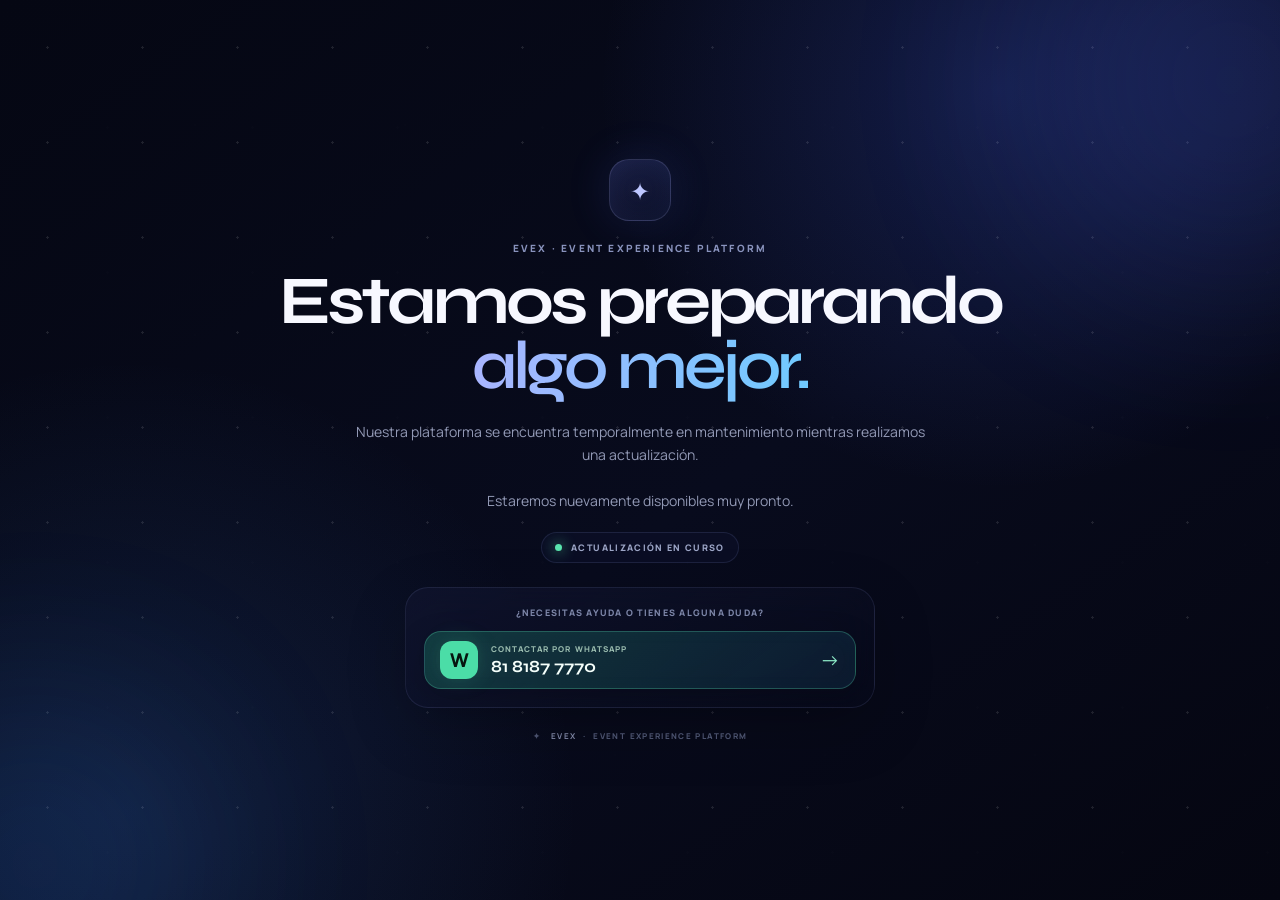
<file: index.html>
<!DOCTYPE html>
<html lang="es">
<head>
<meta charset="UTF-8">
<meta name="viewport" content="width=device-width, initial-scale=1.0">

<title>EVEX · Actualización en curso</title>

<link rel="preconnect" href="https://fonts.googleapis.com">
<link rel="preconnect" href="https://fonts.gstatic.com" crossorigin>
<link href="https://fonts.googleapis.com/css2?family=Manrope:wght@500;600;700;800&family=Syne:wght@600;700;800&display=swap" rel="stylesheet">

<style>
*{
  box-sizing:border-box;
  margin:0;
  padding:0;
}

:root{
  --bg:#050713;
  --text:#f7f8ff;
  --muted:#9299b5;
  --blue:#668cff;
  --cyan:#74dfff;
  --green:#59e5ae;
}

html,body{
  width:100%;
  min-height:100%;
}

body{
  min-height:100vh;
  color:var(--text);
  font-family:"Manrope",sans-serif;

  background:
    radial-gradient(circle at 78% 10%,
      rgba(63,92,220,.24),
      transparent 31%),
    radial-gradient(circle at 10% 90%,
      rgba(62,126,214,.16),
      transparent 32%),
    linear-gradient(145deg,#050713,#080b1d 55%,#050611);

  overflow-x:hidden;
}

/* =========================
   FONDO
========================= */

.stars,
.stars:before,
.stars:after{
  position:fixed;
  inset:0;
  content:"";
  pointer-events:none;

  background-image:
    radial-gradient(circle,#fff 1px,transparent 1.4px);

  background-size:95px 95px;
  opacity:.10;
}

.stars:before{
  background-size:145px 145px;
  transform:translate(35px,55px);
  opacity:.14;
}

.stars:after{
  background-size:210px 210px;
  transform:translate(90px,20px);
  opacity:.08;
}

.orb{
  position:fixed;
  border-radius:50%;
  filter:blur(100px);
  pointer-events:none;
}

.orb.one{
  width:400px;
  height:400px;
  right:-150px;
  top:-120px;
  background:#526eff;
  opacity:.17;
}

.orb.two{
  width:350px;
  height:350px;
  left:-140px;
  bottom:-140px;
  background:#3189ff;
  opacity:.12;
}

/* =========================
   LAYOUT
========================= */

.page{
  position:relative;
  z-index:5;

  width:100%;
  min-height:100vh;

  display:flex;
  align-items:center;
  justify-content:center;

  padding:32px 22px;
}

.content{
  width:min(760px,100%);
  text-align:center;
}

/* =========================
   LOGO / SYMBOL
========================= */

.symbol{
  width:62px;
  height:62px;
  margin:0 auto 20px;

  display:grid;
  place-items:center;

  border-radius:20px;
  border:1px solid rgba(180,190,255,.18);

  background:
    linear-gradient(
      145deg,
      rgba(112,125,255,.18),
      rgba(79,126,255,.05)
    );

  box-shadow:
    0 0 45px rgba(88,112,255,.14),
    inset 0 0 25px rgba(139,151,255,.05);

  font-size:24px;
  color:#bec7ff;
}

/* =========================
   TEXTOS
========================= */

.eyebrow{
  margin-bottom:14px;

  font-size:10px;
  font-weight:800;
  letter-spacing:.22em;

  color:#8993bd;
}

h1{
  max-width:750px;
  margin:auto;

  font-family:"Syne",sans-serif;
  font-size:clamp(38px,5.4vw,68px);
  line-height:.96;
  letter-spacing:-.055em;
  font-weight:700;
}

h1 span{
  font-weight:600;

  background:
    linear-gradient(90deg,#a9b5ff,#70caff);

  -webkit-background-clip:text;
  background-clip:text;
  color:transparent;
}

.description{
  max-width:570px;
  margin:20px auto 0;

  color:var(--muted);
  font-size:14px;
  line-height:1.65;
}

/* =========================
   STATUS
========================= */

.status{
  display:inline-flex;
  align-items:center;
  gap:9px;

  margin-top:20px;
  padding:8px 13px;

  border:1px solid rgba(143,155,224,.14);
  border-radius:999px;

  background:rgba(13,17,43,.55);

  color:#9ea7c8;

  font-size:9px;
  font-weight:800;
  letter-spacing:.15em;
}

.status i{
  width:7px;
  height:7px;
  border-radius:50%;

  background:var(--green);
  box-shadow:0 0 14px var(--green);

  animation:pulse 1.7s infinite;
}

/* =========================
   CONTACTO
========================= */

.contact{
  width:min(470px,100%);
  margin:24px auto 0;

  padding:18px;

  border:1px solid rgba(170,180,255,.11);
  border-radius:23px;

  background:
    linear-gradient(
      145deg,
      rgba(17,21,48,.66),
      rgba(8,11,29,.48)
    );

  backdrop-filter:blur(18px);

  box-shadow:
    0 20px 60px rgba(0,0,0,.18);
}

.contact-label{
  display:block;
  margin-bottom:12px;

  color:#7d86a8;

  font-size:9px;
  font-weight:800;
  letter-spacing:.14em;
}

/* =========================
   WHATSAPP
========================= */

.whatsapp{
  width:100%;
  min-height:58px;

  display:flex;
  align-items:center;

  padding:8px 15px;

  border:1px solid rgba(91,230,180,.27);
  border-radius:17px;

  text-decoration:none;
  color:#f2fff9;

  background:
    linear-gradient(
      135deg,
      rgba(40,190,136,.23),
      rgba(42,125,180,.13)
    );

  box-shadow:
    0 12px 35px rgba(0,0,0,.16),
    inset 0 0 22px rgba(90,230,180,.025);

  transition:
    transform .25s ease,
    border-color .25s ease,
    background .25s ease;
}

.whatsapp:hover{
  transform:translateY(-2px);

  border-color:rgba(91,230,180,.5);

  background:
    linear-gradient(
      135deg,
      rgba(40,190,136,.31),
      rgba(42,125,180,.17)
    );
}

.wa-icon{
  width:38px;
  height:38px;
  flex:0 0 38px;

  display:grid;
  place-items:center;

  margin-right:13px;

  border-radius:12px;

  background:#4bdda7;
  color:#06150f;

  font-size:19px;
  font-weight:900;

  box-shadow:0 0 22px rgba(75,221,167,.17);
}

.wa-copy{
  flex:1;
  min-width:0;
  text-align:left;
}

.wa-copy small{
  display:block;

  margin-bottom:2px;

  color:#99bbae;

  font-size:8px;
  font-weight:800;
  letter-spacing:.13em;
}

.wa-copy strong{
  display:block;

  color:#f5fffb;

  font-family:"Syne",sans-serif;
  font-size:17px;
  font-weight:650;
}

.arrow{
  margin-left:10px;

  color:#8be7c5;
  font-size:20px;
}

/* =========================
   FOOTER
========================= */

footer{
  margin-top:22px;

  color:#505875;

  font-size:8px;
  font-weight:800;
  letter-spacing:.17em;
}

footer strong{
  color:#858dac;
}

/* =========================
   ANIMACION
========================= */

@keyframes pulse{
  50%{
    opacity:.35;
    transform:scale(.75);
  }
}

/* =========================
   LAPTOP BAJA ALTURA
========================= */

@media(max-height:760px) and (min-width:601px){

  .page{
    padding:18px 22px;
  }

  .symbol{
    width:52px;
    height:52px;
    margin-bottom:14px;
    border-radius:17px;
    font-size:21px;
  }

  .eyebrow{
    margin-bottom:10px;
  }

  h1{
    font-size:clamp(36px,4.6vw,57px);
  }

  .description{
    margin-top:14px;
    font-size:12px;
    line-height:1.5;
  }

  .status{
    margin-top:14px;
  }

  .contact{
    margin-top:16px;
    padding:14px;
  }

  footer{
    margin-top:15px;
  }
}

/* =========================
   MOVIL
========================= */

@media(max-width:600px){

  .page{
    min-height:100vh;
    align-items:center;

    padding:
      max(18px,env(safe-area-inset-top))
      15px
      max(18px,env(safe-area-inset-bottom));
  }

  .symbol{
    width:54px;
    height:54px;

    margin-bottom:16px;

    border-radius:18px;
    font-size:21px;
  }

  .eyebrow{
    font-size:8px;
    margin-bottom:12px;
  }

  h1{
    font-size:clamp(34px,11vw,46px);
    line-height:.98;
  }

  .description{
    max-width:390px;

    margin-top:16px;

    font-size:12px;
    line-height:1.55;
  }

  .description br{
    display:none;
  }

  .status{
    margin-top:15px;

    font-size:8px;
    padding:7px 11px;
  }

  .contact{
    margin-top:17px;
    padding:13px;

    border-radius:19px;
  }

  .contact-label{
    margin-bottom:10px;
    font-size:8px;
  }

  .whatsapp{
    min-height:57px;
    padding:8px 12px;
  }

  .wa-icon{
    width:36px;
    height:36px;
    flex-basis:36px;
    margin-right:10px;
  }

  .wa-copy strong{
    font-size:15px;
  }

  footer{
    margin-top:17px;
    font-size:7px;
  }
}

/* teléfonos de poca altura */

@media(max-height:650px){

  .page{
    align-items:flex-start;
    padding-top:14px;
    padding-bottom:14px;
  }

  .symbol{
    width:44px;
    height:44px;
    margin-bottom:10px;
    border-radius:15px;
  }

  .eyebrow{
    margin-bottom:8px;
  }

  h1{
    font-size:32px;
  }

  .description{
    margin-top:11px;
    font-size:11px;
  }

  .status{
    margin-top:11px;
  }

  .contact{
    margin-top:12px;
  }

  footer{
    margin-top:12px;
  }
}

@media(prefers-reduced-motion:reduce){
  *{
    animation:none !important;
  }
}
</style>
</head>

<body>

<div class="stars"></div>
<div class="orb one"></div>
<div class="orb two"></div>

<div class="page">

  <main class="content">

    <div class="symbol">✦</div>

    <div class="eyebrow">
      EVEX · EVENT EXPERIENCE PLATFORM
    </div>

    <h1>
      Estamos preparando
      <span>algo mejor.</span>
    </h1>

    <p class="description">
      Nuestra plataforma se encuentra temporalmente en mantenimiento
      mientras realizamos una actualización.
      <br><br>
      Estaremos nuevamente disponibles muy pronto.
    </p>

    <div class="status">
      <i></i>
      ACTUALIZACIÓN EN CURSO
    </div>

    <div class="contact">

      <span class="contact-label">
        ¿NECESITAS AYUDA O TIENES ALGUNA DUDA?
      </span>

      <a
        class="whatsapp"
        href="https://wa.me/528181877770?text=Hola%2C%20tengo%20una%20duda."
        target="_blank"
        rel="noopener"
      >

        <span class="wa-icon">W</span>

        <span class="wa-copy">
          <small>CONTACTAR POR WHATSAPP</small>
          <strong>81 8187 7770</strong>
        </span>

        <span class="arrow">→</span>

      </a>

    </div>

    <footer>
      ✦ &nbsp;
      <strong>EVEX</strong>
      &nbsp;·&nbsp; EVENT EXPERIENCE PLATFORM
    </footer>

  </main>

</div>

</body>
</html>
</file>
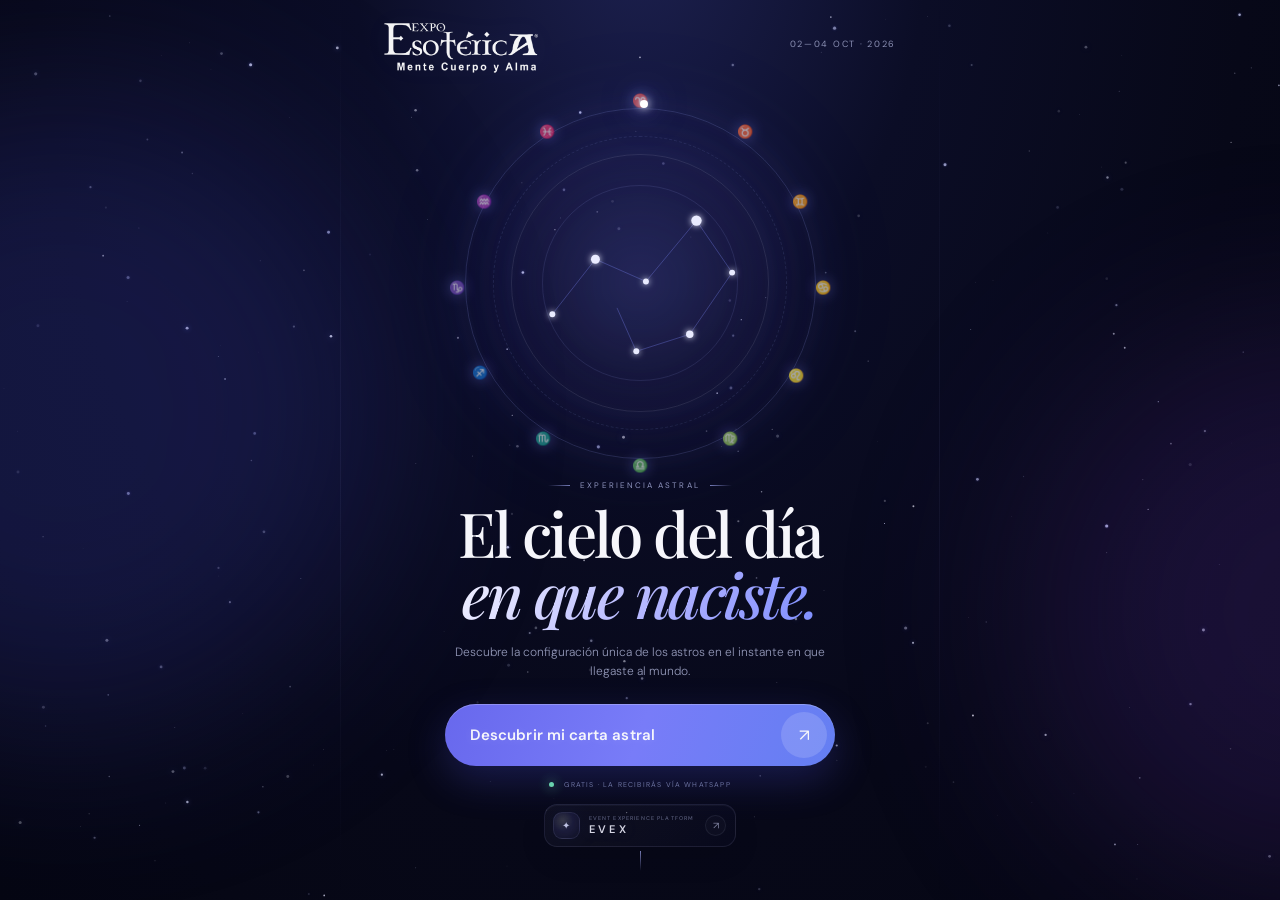
<file: index_appinicio.html>
<!doctype html>
<html lang="es">
<head>
  <meta charset="utf-8">
  <meta name="viewport" content="width=device-width,initial-scale=1,viewport-fit=cover">
  <meta name="theme-color" content="#08091b">
  <title>Expo Esotérica · Carta Astral</title>
  <link rel="preconnect" href="https://fonts.googleapis.com">
  <link rel="preconnect" href="https://fonts.gstatic.com" crossorigin>
  <link href="https://fonts.googleapis.com/css2?family=DM+Sans:wght@300;400;500;600&family=Playfair+Display:ital,wght@0,500;1,500&display=swap" rel="stylesheet">
  <link rel="stylesheet" href="styles.css">
</head>
<body>
  <canvas id="cosmos" aria-hidden="true"></canvas>
  <div class="aurora aurora-a"></div><div class="aurora aurora-b"></div>

  <main class="app-shell">
    <section class="screen active" id="welcome">
      <header class="brandbar">
        <img src="assets/logo-expo-esoterica.png" alt="Expo Esotérica" class="brand-logo">
        <span class="event-date">02—04 OCT · 2026</span>
      </header>

      <div class="hero-visual" id="heroVisual" aria-hidden="true">
        <div class="halo halo-1"></div><div class="halo halo-2"></div>
        <div class="zodiac-wheel">
          <div class="zodiac-ring ring-a"></div><div class="zodiac-ring ring-b"></div>
          <span class="z z1">♈</span><span class="z z2">♉</span><span class="z z3">♊</span><span class="z z4">♋</span>
          <span class="z z5">♌</span><span class="z z6">♍</span><span class="z z7">♎</span><span class="z z8">♏</span>
          <span class="z z9">♐</span><span class="z z10">♑</span><span class="z z11">♒</span><span class="z z12">♓</span>
          <svg class="constellation" viewBox="0 0 420 420">
            <defs><filter id="glow"><feGaussianBlur stdDeviation="4" result="b"/><feMerge><feMergeNode in="b"/><feMergeNode in="SourceGraphic"/></feMerge></filter></defs>
            <path class="const-line" d="M92 252 L150 178 L218 208 L286 126 L334 196 L277 279 L205 302 L150 178"/>
            <g class="const-stars" filter="url(#glow)">
              <circle cx="92" cy="252" r="4"/><circle cx="150" cy="178" r="6"/><circle cx="218" cy="208" r="4"/>
              <circle cx="286" cy="126" r="7"/><circle cx="334" cy="196" r="4"/><circle cx="277" cy="279" r="5"/><circle cx="205" cy="302" r="4"/>
            </g>
          </svg>
          <div class="planet"><span></span></div>
        </div>
      </div>

      <div class="hero-copy">
        <p class="kicker"><span></span> EXPERIENCIA ASTRAL <span></span></p>
        <h1>El cielo del día<br><em>en que naciste.</em></h1>
        <p class="lead">Descubre la configuración única de los astros en el instante en que llegaste al mundo.</p>
        <button class="cta" id="startButton"><span>Descubrir mi carta astral</span><b>↗</b></button>
        <p class="delivery"><i></i> GRATIS · LA RECIBIRÁS VÍA WHATSAPP</p>
      </div>
   <a href="https://meridianogis.com/evex/index.html" class="evex-mark" target="_blank" rel="noopener noreferrer" aria-label="EVEX · Event Experience Platform">
        <span class="evex-mark-star">✦</span>
        <span class="evex-mark-copy"><small>EVENT EXPERIENCE PLATFORM</small><strong>EVEX</strong></span>
        <span class="evex-mark-arrow">↗</span>
      </a>
      <div class="swipe-hint"><span></span></div>
    </section>

    <section class="screen form-screen" id="formScreen">
      <header class="form-top">
        <button id="backButton" class="icon-btn" aria-label="Volver">←</button>
        <img src="assets/logo-expo-esoterica.png" alt="Expo Esotérica" class="mini-logo">
        <div class="counter"><strong id="currentStep">01</strong><span>/05</span></div>
      </header>

      <div class="journey" aria-hidden="true"><span class="journey-line" id="progressBar"></span><i></i><i></i><i></i><i></i><i></i></div>

      <form id="astroForm" novalidate>
        <div class="form-step active" data-step="1">
          <div class="step-art"><span class="glyph">✦</span><span class="orbit-dot"></span></div>
          <p class="step-kicker">01 · IDENTIDAD</p><h2>¿Cómo te<br><em>llamas?</em></h2>
          <p class="step-copy">Empecemos por ti.</p>
          <label class="glass-field"><span>Tu nombre</span><input id="nombre" name="nombre" type="text" autocomplete="name" placeholder="Escribe tu nombre" required></label>
          <button type="button" class="next-button">Continuar <span>→</span></button>
        </div>

        <div class="form-step" data-step="2">
          <div class="step-art zodiac-preview"><span id="zodiacGlyph" class="glyph">☉</span><span class="orbit-dot"></span></div>
          <p class="step-kicker">02 · NACIMIENTO</p><h2>¿Cuándo<br><em>naciste?</em></h2>
          <p class="step-copy" id="zodiacText">Tu fecha revela tu signo solar.</p>
          <label class="glass-field"><span>Fecha de nacimiento</span><input id="fechaNacimiento" name="fechaNacimiento" type="date" required></label>
          <div class="zodiac-result" id="zodiacResult"><small>TU SIGNO SOLAR</small><strong id="zodiacName">—</strong></div>
          <button type="button" class="next-button">Continuar <span>→</span></button>
        </div>

        <div class="form-step" data-step="3">
          <div class="step-art"><span class="glyph">⌖</span><span class="orbit-dot"></span></div>
          <p class="step-kicker">03 · ORIGEN</p><h2>¿Dónde<br><em>naciste?</em></h2>
          <p class="step-copy">La ubicación completa tus coordenadas astrales.</p>
          <label class="glass-field"><span>Ciudad de nacimiento</span><input id="lugarNacimiento" name="lugarNacimiento" type="text" placeholder="Ej. Monterrey, Nuevo León" required></label>
          <button type="button" class="next-button">Continuar <span>→</span></button>
        </div>

        <div class="form-step" data-step="4">
          <div class="step-art"><span class="glyph">◷</span><span class="orbit-dot"></span></div>
          <p class="step-kicker">04 · EL INSTANTE</p><h2>¿A qué hora<br><em>naciste?</em></h2>
          <p class="step-copy">Usa la hora más exacta que tengas.</p>
          <div class="time-row">
            <label class="glass-field compact"><span>Hora</span><input id="hora" name="hora" type="number" min="1" max="12" placeholder="08" required></label>
            <b>:</b>
            <label class="glass-field compact"><span>Minuto</span><input id="minuto" name="minuto" type="number" min="0" max="59" placeholder="30" required></label>
          </div>
          <div class="period-selector"><input type="radio" id="am" name="periodo" value="AM" checked><label for="am">AM</label><input type="radio" id="pm" name="periodo" value="PM"><label for="pm">PM</label></div>
          <button type="button" class="next-button">Continuar <span>→</span></button>
        </div>

        <div class="form-step" data-step="5">
          <div class="step-art"><span class="glyph">✧</span><span class="orbit-dot"></span></div>
          <p class="step-kicker">05 · CONEXIÓN</p><h2>Tu carta está<br><em>casi lista.</em></h2>
          <p class="step-copy">¿A qué WhatsApp enviamos tu experiencia?</p>
          <label class="glass-field phone"><span>WhatsApp</span><i>+52</i><input id="whatsapp" name="whatsapp" type="tel" inputmode="numeric" maxlength="10" minlength="10" placeholder="81 1234 5678" required></label>
          <label class="consent"><input id="consentimiento" type="checkbox" required><span class="check"></span><p>Acepto que Expo Esotérica utilice estos datos para generar y enviarme mi Carta Astral vía WhatsApp.</p></label>
          <button type="submit" class="cta final"><span>Crear mi carta astral</span><b>✦</b></button>
        </div>
      </form>
    </section>

    <section class="screen success-screen" id="successScreen">
      <header class="brandbar success-brand">
        <img src="assets/logo-expo-esoterica.png" alt="Expo Esotérica" class="brand-logo">
      </header>

      <div class="success-cosmos">
        <div class="success-ring r1"></div>
        <div class="success-ring r2"></div>
        <div class="success-ring r3"></div>
        <div class="success-core">✦</div>
        <span class="spark s1"></span>
        <span class="spark s2"></span>
        <span class="spark s3"></span>
      </div>

      <p class="kicker"><span></span> COORDENADAS REGISTRADAS <span></span></p>
      <h1>Tu punto en el universo<br><em>ya existe.</em></h1>
      <p class="lead">Estamos preparando tu Carta Astral. La recibirás directamente vía WhatsApp.</p>

      <div class="success-confirmation">
        <span class="success-check">✓</span>
        <div>
          <small>REGISTRO COMPLETADO</small>
          <strong>Todo está listo</strong>
          <p>Tu Carta Astral será enviada al WhatsApp que registraste.</p>
        </div>
      </div>

      <!-- Datos internos: app.js los utiliza, pero el visitante no los ve -->
      <span id="registrationId" hidden></span>
      <span id="successZodiac" hidden></span>

      <a href="https://meridianogis.com/evex/index.html"
         class="evex-mark evex-mark-success"
         target="_blank"
         rel="noopener noreferrer"
         aria-label="EVEX · Event Experience Platform">
        <span class="evex-mark-star">✦</span>
        <span class="evex-mark-copy">
          <small>EVENT EXPERIENCE PLATFORM</small>
          <strong>EVEX</strong>
        </span>
        <span class="evex-mark-arrow">↗</span>
      </a>
    </section>
  </main>
  <script src="app.js"></script>
</body>
</html>
</file>
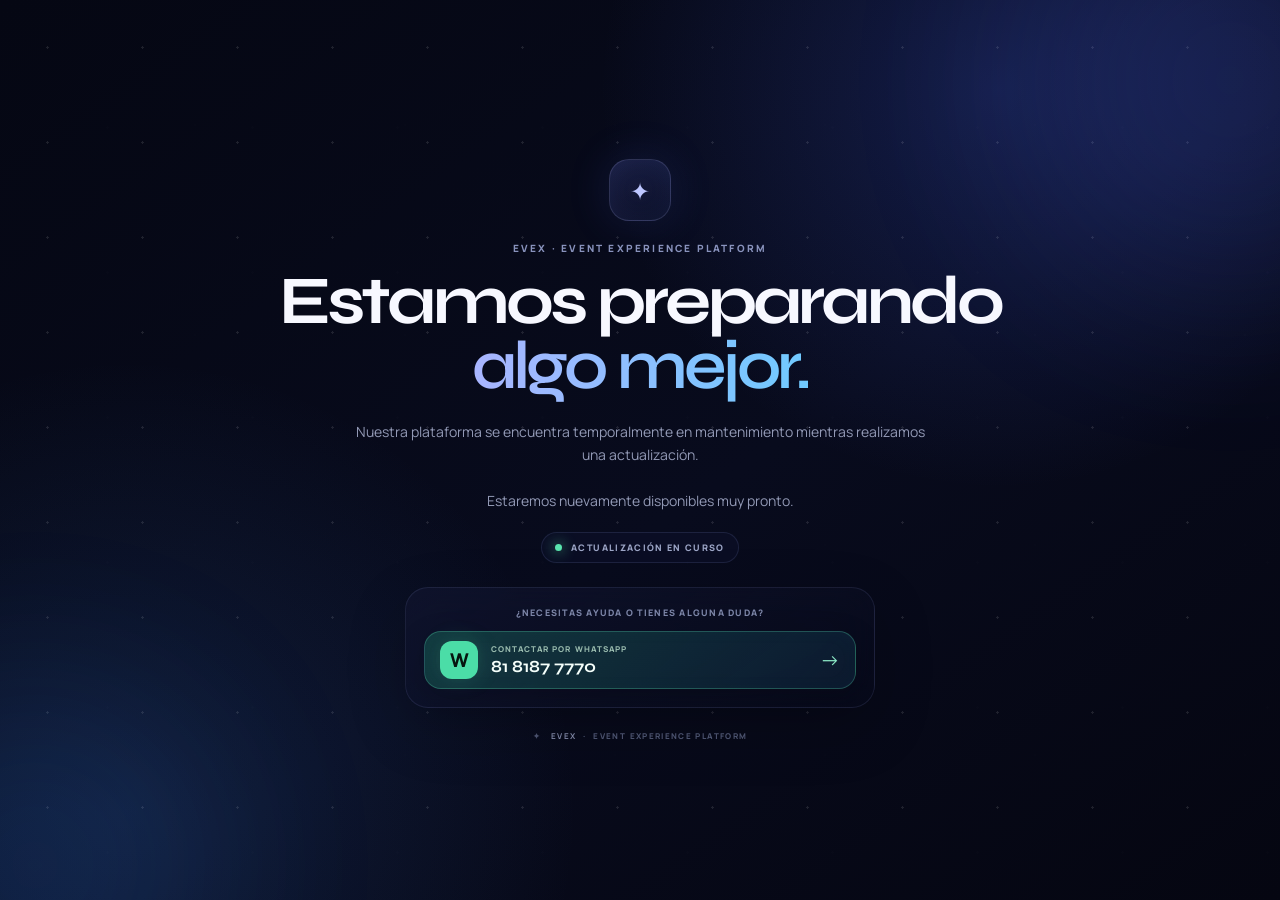
<file: dashboard/portada.html>
<!DOCTYPE html>
<html lang="es">
<head>
<meta charset="UTF-8">
<meta name="viewport" content="width=device-width, initial-scale=1.0">

<title>EVEX · Actualización en curso</title>

<link rel="preconnect" href="https://fonts.googleapis.com">
<link rel="preconnect" href="https://fonts.gstatic.com" crossorigin>
<link href="https://fonts.googleapis.com/css2?family=Manrope:wght@500;600;700;800&family=Syne:wght@600;700;800&display=swap" rel="stylesheet">

<style>
*{
  box-sizing:border-box;
  margin:0;
  padding:0;
}

:root{
  --bg:#050713;
  --text:#f7f8ff;
  --muted:#9299b5;
  --blue:#668cff;
  --cyan:#74dfff;
  --green:#59e5ae;
}

html,body{
  width:100%;
  min-height:100%;
}

body{
  min-height:100vh;
  color:var(--text);
  font-family:"Manrope",sans-serif;

  background:
    radial-gradient(circle at 78% 10%,
      rgba(63,92,220,.24),
      transparent 31%),
    radial-gradient(circle at 10% 90%,
      rgba(62,126,214,.16),
      transparent 32%),
    linear-gradient(145deg,#050713,#080b1d 55%,#050611);

  overflow-x:hidden;
}

/* =========================
   FONDO
========================= */

.stars,
.stars:before,
.stars:after{
  position:fixed;
  inset:0;
  content:"";
  pointer-events:none;

  background-image:
    radial-gradient(circle,#fff 1px,transparent 1.4px);

  background-size:95px 95px;
  opacity:.10;
}

.stars:before{
  background-size:145px 145px;
  transform:translate(35px,55px);
  opacity:.14;
}

.stars:after{
  background-size:210px 210px;
  transform:translate(90px,20px);
  opacity:.08;
}

.orb{
  position:fixed;
  border-radius:50%;
  filter:blur(100px);
  pointer-events:none;
}

.orb.one{
  width:400px;
  height:400px;
  right:-150px;
  top:-120px;
  background:#526eff;
  opacity:.17;
}

.orb.two{
  width:350px;
  height:350px;
  left:-140px;
  bottom:-140px;
  background:#3189ff;
  opacity:.12;
}

/* =========================
   LAYOUT
========================= */

.page{
  position:relative;
  z-index:5;

  width:100%;
  min-height:100vh;

  display:flex;
  align-items:center;
  justify-content:center;

  padding:32px 22px;
}

.content{
  width:min(760px,100%);
  text-align:center;
}

/* =========================
   LOGO / SYMBOL
========================= */

.symbol{
  width:62px;
  height:62px;
  margin:0 auto 20px;

  display:grid;
  place-items:center;

  border-radius:20px;
  border:1px solid rgba(180,190,255,.18);

  background:
    linear-gradient(
      145deg,
      rgba(112,125,255,.18),
      rgba(79,126,255,.05)
    );

  box-shadow:
    0 0 45px rgba(88,112,255,.14),
    inset 0 0 25px rgba(139,151,255,.05);

  font-size:24px;
  color:#bec7ff;
}

/* =========================
   TEXTOS
========================= */

.eyebrow{
  margin-bottom:14px;

  font-size:10px;
  font-weight:800;
  letter-spacing:.22em;

  color:#8993bd;
}

h1{
  max-width:750px;
  margin:auto;

  font-family:"Syne",sans-serif;
  font-size:clamp(38px,5.4vw,68px);
  line-height:.96;
  letter-spacing:-.055em;
  font-weight:700;
}

h1 span{
  font-weight:600;

  background:
    linear-gradient(90deg,#a9b5ff,#70caff);

  -webkit-background-clip:text;
  background-clip:text;
  color:transparent;
}

.description{
  max-width:570px;
  margin:20px auto 0;

  color:var(--muted);
  font-size:14px;
  line-height:1.65;
}

/* =========================
   STATUS
========================= */

.status{
  display:inline-flex;
  align-items:center;
  gap:9px;

  margin-top:20px;
  padding:8px 13px;

  border:1px solid rgba(143,155,224,.14);
  border-radius:999px;

  background:rgba(13,17,43,.55);

  color:#9ea7c8;

  font-size:9px;
  font-weight:800;
  letter-spacing:.15em;
}

.status i{
  width:7px;
  height:7px;
  border-radius:50%;

  background:var(--green);
  box-shadow:0 0 14px var(--green);

  animation:pulse 1.7s infinite;
}

/* =========================
   CONTACTO
========================= */

.contact{
  width:min(470px,100%);
  margin:24px auto 0;

  padding:18px;

  border:1px solid rgba(170,180,255,.11);
  border-radius:23px;

  background:
    linear-gradient(
      145deg,
      rgba(17,21,48,.66),
      rgba(8,11,29,.48)
    );

  backdrop-filter:blur(18px);

  box-shadow:
    0 20px 60px rgba(0,0,0,.18);
}

.contact-label{
  display:block;
  margin-bottom:12px;

  color:#7d86a8;

  font-size:9px;
  font-weight:800;
  letter-spacing:.14em;
}

/* =========================
   WHATSAPP
========================= */

.whatsapp{
  width:100%;
  min-height:58px;

  display:flex;
  align-items:center;

  padding:8px 15px;

  border:1px solid rgba(91,230,180,.27);
  border-radius:17px;

  text-decoration:none;
  color:#f2fff9;

  background:
    linear-gradient(
      135deg,
      rgba(40,190,136,.23),
      rgba(42,125,180,.13)
    );

  box-shadow:
    0 12px 35px rgba(0,0,0,.16),
    inset 0 0 22px rgba(90,230,180,.025);

  transition:
    transform .25s ease,
    border-color .25s ease,
    background .25s ease;
}

.whatsapp:hover{
  transform:translateY(-2px);

  border-color:rgba(91,230,180,.5);

  background:
    linear-gradient(
      135deg,
      rgba(40,190,136,.31),
      rgba(42,125,180,.17)
    );
}

.wa-icon{
  width:38px;
  height:38px;
  flex:0 0 38px;

  display:grid;
  place-items:center;

  margin-right:13px;

  border-radius:12px;

  background:#4bdda7;
  color:#06150f;

  font-size:19px;
  font-weight:900;

  box-shadow:0 0 22px rgba(75,221,167,.17);
}

.wa-copy{
  flex:1;
  min-width:0;
  text-align:left;
}

.wa-copy small{
  display:block;

  margin-bottom:2px;

  color:#99bbae;

  font-size:8px;
  font-weight:800;
  letter-spacing:.13em;
}

.wa-copy strong{
  display:block;

  color:#f5fffb;

  font-family:"Syne",sans-serif;
  font-size:17px;
  font-weight:650;
}

.arrow{
  margin-left:10px;

  color:#8be7c5;
  font-size:20px;
}

/* =========================
   FOOTER
========================= */

footer{
  margin-top:22px;

  color:#505875;

  font-size:8px;
  font-weight:800;
  letter-spacing:.17em;
}

footer strong{
  color:#858dac;
}

/* =========================
   ANIMACION
========================= */

@keyframes pulse{
  50%{
    opacity:.35;
    transform:scale(.75);
  }
}

/* =========================
   LAPTOP BAJA ALTURA
========================= */

@media(max-height:760px) and (min-width:601px){

  .page{
    padding:18px 22px;
  }

  .symbol{
    width:52px;
    height:52px;
    margin-bottom:14px;
    border-radius:17px;
    font-size:21px;
  }

  .eyebrow{
    margin-bottom:10px;
  }

  h1{
    font-size:clamp(36px,4.6vw,57px);
  }

  .description{
    margin-top:14px;
    font-size:12px;
    line-height:1.5;
  }

  .status{
    margin-top:14px;
  }

  .contact{
    margin-top:16px;
    padding:14px;
  }

  footer{
    margin-top:15px;
  }
}

/* =========================
   MOVIL
========================= */

@media(max-width:600px){

  .page{
    min-height:100vh;
    align-items:center;

    padding:
      max(18px,env(safe-area-inset-top))
      15px
      max(18px,env(safe-area-inset-bottom));
  }

  .symbol{
    width:54px;
    height:54px;

    margin-bottom:16px;

    border-radius:18px;
    font-size:21px;
  }

  .eyebrow{
    font-size:8px;
    margin-bottom:12px;
  }

  h1{
    font-size:clamp(34px,11vw,46px);
    line-height:.98;
  }

  .description{
    max-width:390px;

    margin-top:16px;

    font-size:12px;
    line-height:1.55;
  }

  .description br{
    display:none;
  }

  .status{
    margin-top:15px;

    font-size:8px;
    padding:7px 11px;
  }

  .contact{
    margin-top:17px;
    padding:13px;

    border-radius:19px;
  }

  .contact-label{
    margin-bottom:10px;
    font-size:8px;
  }

  .whatsapp{
    min-height:57px;
    padding:8px 12px;
  }

  .wa-icon{
    width:36px;
    height:36px;
    flex-basis:36px;
    margin-right:10px;
  }

  .wa-copy strong{
    font-size:15px;
  }

  footer{
    margin-top:17px;
    font-size:7px;
  }
}

/* teléfonos de poca altura */

@media(max-height:650px){

  .page{
    align-items:flex-start;
    padding-top:14px;
    padding-bottom:14px;
  }

  .symbol{
    width:44px;
    height:44px;
    margin-bottom:10px;
    border-radius:15px;
  }

  .eyebrow{
    margin-bottom:8px;
  }

  h1{
    font-size:32px;
  }

  .description{
    margin-top:11px;
    font-size:11px;
  }

  .status{
    margin-top:11px;
  }

  .contact{
    margin-top:12px;
  }

  footer{
    margin-top:12px;
  }
}

@media(prefers-reduced-motion:reduce){
  *{
    animation:none !important;
  }
}
</style>
</head>

<body>

<div class="stars"></div>
<div class="orb one"></div>
<div class="orb two"></div>

<div class="page">

  <main class="content">

    <div class="symbol">✦</div>

    <div class="eyebrow">
      EVEX · EVENT EXPERIENCE PLATFORM
    </div>

    <h1>
      Estamos preparando
      <span>algo mejor.</span>
    </h1>

    <p class="description">
      Nuestra plataforma se encuentra temporalmente en mantenimiento
      mientras realizamos una actualización.
      <br><br>
      Estaremos nuevamente disponibles muy pronto.
    </p>

    <div class="status">
      <i></i>
      ACTUALIZACIÓN EN CURSO
    </div>

    <div class="contact">

      <span class="contact-label">
        ¿NECESITAS AYUDA O TIENES ALGUNA DUDA?
      </span>

      <a
        class="whatsapp"
        href="https://wa.me/528181877770?text=Hola%2C%20tengo%20una%20duda."
        target="_blank"
        rel="noopener"
      >

        <span class="wa-icon">W</span>

        <span class="wa-copy">
          <small>CONTACTAR POR WHATSAPP</small>
          <strong>81 8187 7770</strong>
        </span>

        <span class="arrow">→</span>

      </a>

    </div>

    <footer>
      ✦ &nbsp;
      <strong>EVEX</strong>
      &nbsp;·&nbsp; EVENT EXPERIENCE PLATFORM
    </footer>

  </main>

</div>

</body>
</html>
</file>
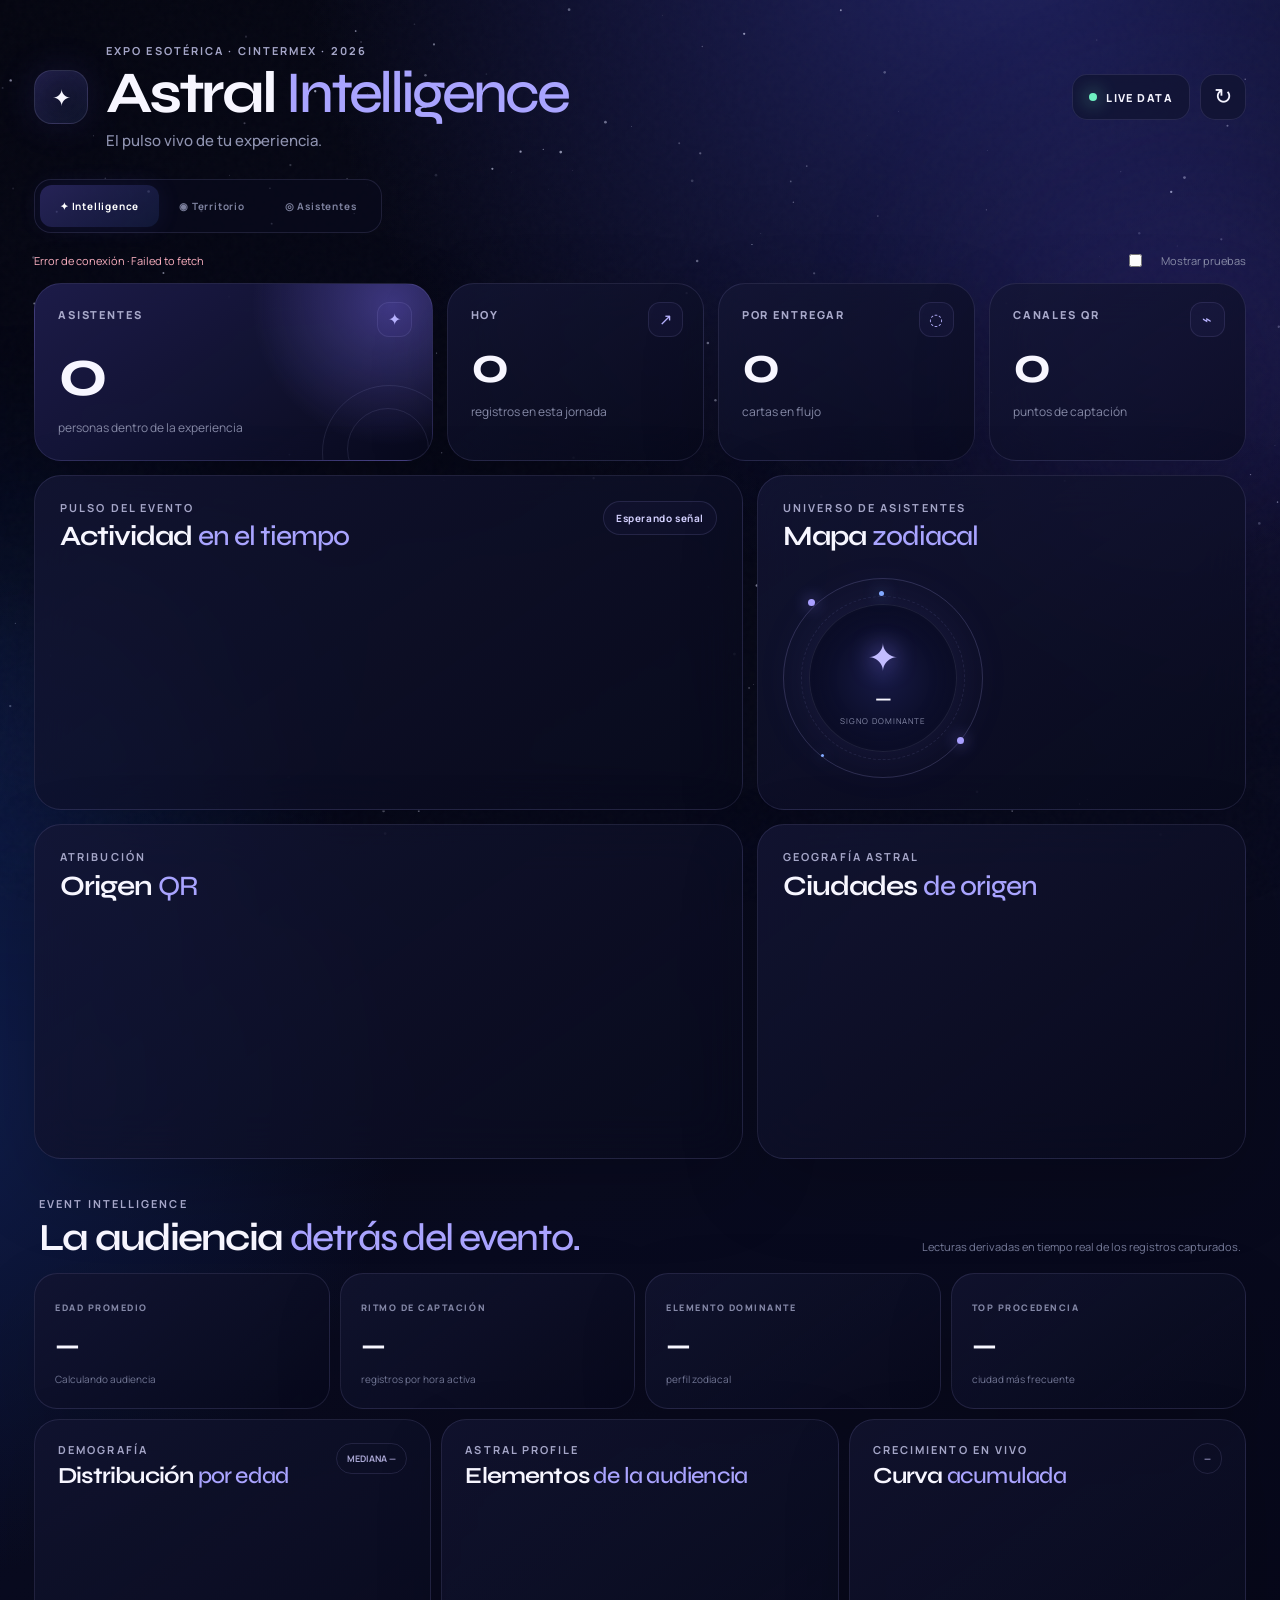
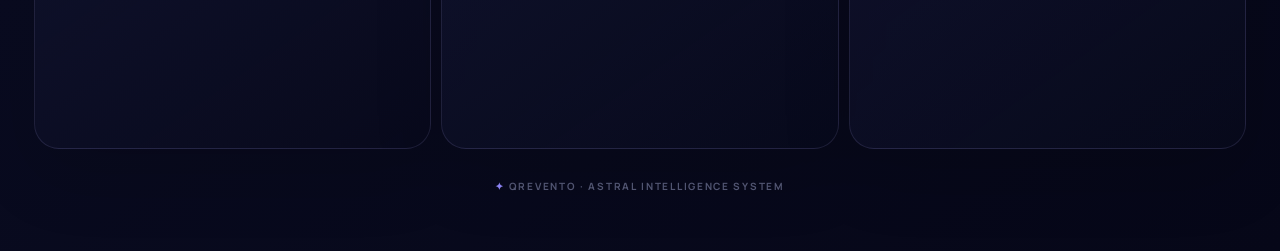
<file: dashboard/test_index.html>
<!doctype html><html lang="es"><head><meta charset="utf-8"><meta name="viewport" content="width=device-width,initial-scale=1"><meta name="theme-color" content="#060713"><title>Expo Esotérica · Astral Intelligence</title><link rel="preconnect" href="https://fonts.googleapis.com"><link rel="preconnect" href="https://fonts.gstatic.com" crossorigin><link href="https://fonts.googleapis.com/css2?family=DM+Sans:wght@400;500;600&family=Manrope:wght@500;600;700;800&family=Syne:wght@500;600;700;800&display=swap" rel="stylesheet"><link rel="stylesheet" href="https://api.mapbox.com/mapbox-gl-js/v3.30.0/mapbox-gl.css"><link rel="stylesheet" href="dashboard.css"></head><body>
<canvas id="cosmos"></canvas><div class="noise"></div><div class="aurora one"></div><div class="aurora two"></div>
<main class="shell">
<header class="top"><div class="brand"><div class="brandmark"><span>✦</span></div><div><div class="overline">EXPO ESOTÉRICA · CINTERMEX · 2026</div><h1>Astral <span>Intelligence</span></h1><p>El pulso vivo de tu experiencia.</p></div></div><div class="controls"><div class="live"><i></i><span>LIVE DATA</span></div><button id="refresh" title="Actualizar">↻</button></div></header>
<nav class="view-nav"><button class="view-tab active" data-view="intel">✦ Intelligence</button><button class="view-tab" data-view="territory">◉ Territorio</button><button class="view-tab" data-view="people">◎ Asistentes</button></nav><div class="sync"><span id="status">Sincronizando universo…</span><label><input id="tests" type="checkbox"><i></i> Mostrar pruebas</label></div>
<div id="intelView" class="dashview active"><section class="kpis">
<article class="kpi hero reveal"><div class="kicon">✦</div><label>ASISTENTES</label><strong id="total">0</strong><small>personas dentro de la experiencia</small><div class="orbit o1"></div><div class="orbit o2"></div></article>
<article class="kpi reveal"><div class="kicon">↗</div><label>HOY</label><strong id="today">0</strong><small>registros en esta jornada</small></article>
<article class="kpi reveal"><div class="kicon">◌</div><label>POR ENTREGAR</label><strong id="pending">0</strong><small>cartas en flujo</small></article>
<article class="kpi reveal"><div class="kicon">⌁</div><label>CANALES QR</label><strong id="sources">0</strong><small>puntos de captación</small></article>
</section>
<section class="grid">
<article class="panel pulse reveal"><div class="head"><div><div class="overline">PULSO DEL EVENTO</div><h2>Actividad <span>en el tiempo</span></h2></div><b id="peak">Esperando señal</b></div><div id="bars" class="bars"></div></article>
<article class="panel astral reveal"><div class="head"><div><div class="overline">UNIVERSO DE ASISTENTES</div><h2>Mapa <span>zodiacal</span></h2></div></div><div class="astralbody"><div class="wheel"><div class="ring r1"></div><div class="ring r2"></div><div class="planet p1"></div><div class="planet p2"></div><div class="core"><big id="glyph">✦</big><strong id="sign">—</strong><small>SIGNO DOMINANTE</small></div></div><div id="zlegend" class="legend"></div></div></article>
<article class="panel reveal"><div class="head"><div><div class="overline">ATRIBUCIÓN</div><h2>Origen <span>QR</span></h2></div></div><div id="origins" class="ranks"></div></article>
<article class="panel reveal"><div class="head"><div><div class="overline">GEOGRAFÍA ASTRAL</div><h2>Ciudades <span>de origen</span></h2></div></div><div id="places" class="ranks"></div></article>
<section class="intelligence reveal"><div class="intel-title"><div><div class="overline">EVENT INTELLIGENCE</div><h2>La audiencia <span>detrás del evento.</span></h2></div><p>Lecturas derivadas en tiempo real de los registros capturados.</p></div><div class="intel-kpis">
<article class="intel-card"><label>EDAD PROMEDIO</label><strong id="avgAge">—</strong><small id="ageRange">Calculando audiencia</small></article>
<article class="intel-card"><label>RITMO DE CAPTACIÓN</label><strong id="captureRate">—</strong><small>registros por hora activa</small></article>
<article class="intel-card"><label>ELEMENTO DOMINANTE</label><strong id="elementTop">—</strong><small id="elementPct">perfil zodiacal</small></article>
<article class="intel-card"><label>TOP PROCEDENCIA</label><strong id="topPlace">—</strong><small id="topPlacePct">ciudad más frecuente</small></article></div>
<div class="intel-grid"><article class="intel-panel"><div class="minihead"><div><div class="overline">DEMOGRAFÍA</div><h3>Distribución <span>por edad</span></h3></div><b id="ageMedian">MEDIANA —</b></div><div id="ageBars" class="age-bars"></div></article>
<article class="intel-panel"><div class="minihead"><div><div class="overline">ASTRAL PROFILE</div><h3>Elementos <span>de la audiencia</span></h3></div></div><div id="elements" class="elements"></div></article>
<article class="intel-panel cumulative"><div class="minihead"><div><div class="overline">CRECIMIENTO EN VIVO</div><h3>Curva <span>acumulada</span></h3></div><b id="velocity">—</b></div><div class="chart-wrap"><svg id="cumChart" viewBox="0 0 720 220" preserveAspectRatio="none"><defs><linearGradient id="areaGrad" x1="0" y1="0" x2="0" y2="1"><stop offset="0%" stop-color="#8177ff" stop-opacity=".35"/><stop offset="100%" stop-color="#8177ff" stop-opacity="0"/></linearGradient></defs><path id="areaPath" fill="url(#areaGrad)"></path><path id="linePath" fill="none" stroke="#9b92ff" stroke-width="3" vector-effect="non-scaling-stroke"></path></svg><div id="chartLabels" class="chart-labels"></div></div></article>
</div></section></div><div id="territoryView" class="dashview"><section class="territory-shell reveal"><div class="territory-title"><div><div class="overline">TERRITORIAL INTELLIGENCE</div><h2>El origen <span>de tu audiencia.</span></h2><p>Concentración municipal derivada de los lugares de nacimiento registrados.</p></div><div class="territory-live"><i></i> LIVE TERRITORY</div></div><div class="territory-kpis"><article><label>GEOLOCALIZADOS</label><strong id="territoryVisitors">0</strong><small>visitantes identificados</small></article><article><label>MUNICIPIOS</label><strong id="territoryMunicipalities">0</strong><small>procedencias consolidadas</small></article><article><label>COBERTURA</label><strong id="territoryStates">0</strong><small>estados detectados</small></article><article class="territory-top"><label>TOP PROCEDENCIA</label><strong id="territoryTop">—</strong><small id="territoryTopPct">esperando datos</small></article></div><div class="territory-layout"><article class="territory-map-card"><div class="territory-map-head"><div><div class="overline">MAPA DE PROCEDENCIA</div><h3>Concentración <span>territorial</span></h3></div><div class="territory-actions"><button id="territoryReset">⌖ Vista general</button><button id="territoryPitch">◇ 3D</button></div></div><div id="territoryMap"></div><div class="territory-legend"><span>CONCENTRACIÓN</span><i class="l1"></i><small>Baja</small><i class="l2"></i><small>Media</small><i class="l3"></i><small>Alta</small><i class="l4"></i><small>Máxima</small></div></article><aside class="territory-side"><div class="territory-side-head"><div class="overline">TOP TERRITORIOS</div><h3>Municipios <span>con mayor audiencia</span></h3></div><div id="territoryRanking" class="territory-ranking"><div class="empty">Esperando procedencias…</div></div><div class="territory-note"><b>✦ NORMALIZACIÓN ACTIVA</b><p>Variantes como “Monterrey”, “Monterrey NL” y “Monterrey Nuevo León” se consolidan en un mismo territorio.</p></div></aside></div></section></div><div id="peopleView" class="dashview"><article class="panel recent reveal"><div class="head"><div><div class="overline">ACTIVIDAD EN VIVO</div><h2>Últimas <span>conexiones</span></h2></div><div class="attendee-actions"><small id="updated">—</small><button id="downloadExcel" class="download-btn">↓ Descargar Excel</button></div></div><div class="table-tools"><div class="searchbox"><span>⌕</span><input id="search" type="search" placeholder="Buscar nombre, ID, ciudad o canal…"></div><div class="record-count"><strong id="shownCount">0</strong><span>REGISTROS</span></div></div><div class="table"><table><thead><tr><th>ASISTENTE</th><th>CELULAR</th><th>FECHA NACIMIENTO</th><th>PERFIL ASTRAL</th><th>CANAL</th><th>ESTADO</th><th>MOMENTO</th></tr></thead><tbody id="rows"></tbody></table></div><div class="pager"><div id="pageInfo">Página 1 de 1</div><div class="pager-buttons"><button id="prevPage">←</button><div id="pageNumbers" class="page-numbers"></div><button id="nextPage">→</button></div></div></article></div>
</section><footer><span>✦</span> QREVENTO · ASTRAL INTELLIGENCE SYSTEM</footer></main><script src="https://api.mapbox.com/mapbox-gl-js/v3.30.0/mapbox-gl.js"></script><script src="dashboard.js"></script></body></html>
</file>
<file: styles.css>
@import url('https://fonts.googleapis.com/css2?family=DM+Sans:wght@300;400;500;600&family=Playfair+Display:ital,wght@0,500;1,500&display=swap');
:root{--bg:#070818;--bg2:#0d102a;--ink:#f6f6fb;--muted:#858aa9;--violet:#7977ff;--blue:#6e9dff;--lav:#b5adff;--line:rgba(173,177,255,.18);--ease:cubic-bezier(.16,1,.3,1)}
*{box-sizing:border-box}html,body{margin:0;min-height:100%;background:var(--bg);color:var(--ink);font-family:'DM Sans',sans-serif}body{overflow-x:hidden;background:radial-gradient(ellipse at 50% -10%,#1d2151 0,#0b0d26 32%,#070818 67%,#050612 100%)}button,input{font:inherit}button{color:inherit}#cosmos{position:fixed;inset:0;width:100%;height:100%;z-index:0;pointer-events:none}.aurora{position:fixed;border-radius:50%;filter:blur(100px);pointer-events:none;z-index:0;opacity:.24}.aurora-a{width:50vw;height:50vw;left:-20vw;top:10vh;background:#4248c5;animation:floatA 13s ease-in-out infinite alternate}.aurora-b{width:45vw;height:45vw;right:-25vw;bottom:0;background:#592f9c;animation:floatB 16s ease-in-out infinite alternate}@keyframes floatA{to{transform:translate(10vw,10vh) scale(1.15)}}@keyframes floatB{to{transform:translate(-9vw,-12vh) scale(.85)}}
.app-shell{position:relative;z-index:2;width:100%;max-width:560px;min-height:100svh;margin:auto}.screen{display:none;min-height:100svh;padding:max(22px,env(safe-area-inset-top)) 24px max(26px,env(safe-area-inset-bottom));position:relative}.screen.active{display:flex;flex-direction:column;animation:screenIn .8s var(--ease) both}@keyframes screenIn{from{opacity:0;transform:translateY(18px);filter:blur(8px)}to{opacity:1;transform:none;filter:none}}
.brandbar{height:64px;display:flex;align-items:flex-start;justify-content:space-between;position:relative;z-index:5}.brand-logo{width:154px;height:52px;object-fit:contain;object-position:left center;filter:drop-shadow(0 0 18px rgba(155,164,255,.12));opacity:.96}.event-date{font-size:9px;letter-spacing:.19em;color:#8b90b4;margin-top:16px;white-space:nowrap}
#welcome{overflow:hidden}.hero-visual{height:min(48vh,430px);min-height:335px;display:grid;place-items:center;position:relative;margin-top:-18px}.halo{position:absolute;border-radius:50%;pointer-events:none}.halo-1{width:390px;height:390px;background:radial-gradient(circle,rgba(116,121,255,.15),rgba(89,64,177,.07) 42%,transparent 69%);filter:blur(8px);animation:breathe 5s ease-in-out infinite}.halo-2{width:260px;height:260px;background:#7981ff;filter:blur(85px);opacity:.09;animation:breathe 7s 1s ease-in-out infinite reverse}@keyframes breathe{50%{transform:scale(1.16);opacity:.55}}
.zodiac-wheel{width:min(86vw,390px);aspect-ratio:1;position:relative;animation:levitate 6s ease-in-out infinite}@keyframes levitate{50%{transform:translateY(-8px)}}.zodiac-ring{position:absolute;border-radius:50%;inset:5%;border:1px solid rgba(151,158,255,.19);box-shadow:0 0 55px rgba(105,111,255,.08),inset 0 0 60px rgba(105,111,255,.04)}.ring-a{animation:spin 48s linear infinite}.ring-a:before,.ring-a:after{content:"";position:absolute;inset:8%;border-radius:50%;border:1px dashed rgba(167,171,255,.12)}.ring-a:after{inset:22%;border-style:solid}.ring-b{inset:17%;border-color:rgba(199,202,255,.12);animation:spin 35s linear infinite reverse}@keyframes spin{to{transform:rotate(360deg)}}.z{position:absolute;color:#9ca2e9;font-size:13px;opacity:.64;text-shadow:0 0 14px rgba(132,142,255,.6)}.z1{left:48%;top:1%}.z2{right:21%;top:9%}.z3{right:7%;top:27%}.z4{right:1%;top:49%}.z5{right:8%;bottom:24%}.z6{right:25%;bottom:8%}.z7{left:48%;bottom:1%}.z8{left:23%;bottom:8%}.z9{left:7%;bottom:25%}.z10{left:1%;top:49%}.z11{left:8%;top:27%}.z12{left:24%;top:9%}.constellation{position:absolute;inset:10%;width:80%;height:80%;overflow:visible}.const-line{fill:none;stroke:#818cff;stroke-width:1;stroke-opacity:.43;stroke-dasharray:600;stroke-dashoffset:600;animation:draw 3.2s .4s var(--ease) forwards}.const-stars circle{fill:#e9ebff;animation:starBeat 2.6s ease-in-out infinite;transform-origin:center}.const-stars circle:nth-child(2n){animation-delay:.7s}.const-stars circle:nth-child(3n){animation-delay:1.2s}@keyframes draw{to{stroke-dashoffset:0}}@keyframes starBeat{50%{opacity:.42;transform:scale(.65)}}.planet{position:absolute;inset:0;border-radius:50%;animation:spin 13s linear infinite}.planet span{position:absolute;left:50%;top:3%;width:8px;height:8px;border-radius:50%;background:#fff;box-shadow:0 0 9px #fff,0 0 24px #8f99ff,0 0 42px #6f74ff}
.hero-copy{text-align:center;margin-top:-18px;position:relative;z-index:4}.kicker{display:flex;justify-content:center;align-items:center;gap:10px;font-size:8px;letter-spacing:.26em;color:#8f95c0;margin:0 0 13px}.kicker span{width:22px;height:1px;background:linear-gradient(90deg,transparent,#747bb8)}.kicker span:last-child{transform:scaleX(-1)}h1,h2{font-family:'Playfair Display',serif;font-weight:500;margin:0;letter-spacing:-.04em}h1{font-size:clamp(40px,10.7vw,62px);line-height:.98}h1 em,h2 em{font-weight:500;font-style:italic;background:linear-gradient(120deg,#f4f4ff,#a7aaff 65%,#7c8dff);-webkit-background-clip:text;background-clip:text;color:transparent}.lead{max-width:410px;margin:18px auto 22px;color:#9398b8;font-size:12px;line-height:1.65;font-weight:300}.cta{width:min(100%,390px);height:62px;border:0;border-radius:31px;margin:0 auto;display:flex;align-items:center;justify-content:space-between;padding:0 8px 0 25px;background:linear-gradient(110deg,#6868ed,#787cf8 50%,#647ff2);box-shadow:0 14px 38px rgba(73,77,207,.28),inset 0 1px 0 rgba(255,255,255,.24);cursor:pointer;transition:.35s var(--ease);position:relative;overflow:hidden}.cta:before{content:"";position:absolute;inset:0;background:linear-gradient(110deg,transparent 20%,rgba(255,255,255,.18),transparent 62%);transform:translateX(-120%);animation:ctaShine 4.2s 1.2s infinite}@keyframes ctaShine{0%,68%{transform:translateX(-120%)}100%{transform:translateX(120%)}}.cta:hover{transform:translateY(-3px);box-shadow:0 20px 50px rgba(78,83,223,.4)}.cta span{
  font-size:15px;
  font-weight:600;
  letter-spacing:.005em;
  position:relative;
  text-shadow:0 1px 8px rgba(255,255,255,.12);
}.cta b{width:46px;height:46px;border-radius:50%;display:grid;place-items:center;background:rgba(255,255,255,.15);font-size:17px;font-weight:400;position:relative}.delivery{font-size:7px;letter-spacing:.17em;color:#73799d;margin:14px 0 0}.delivery i{display:inline-block;width:5px;height:5px;border-radius:50%;background:#6ee4aa;box-shadow:0 0 12px #6ee4aa;margin-right:7px}.swipe-hint{height:26px;display:grid;place-items:center;margin-top:auto}.swipe-hint span{width:1px;height:20px;background:linear-gradient(#7d82bf,transparent);animation:hint 1.7s infinite}@keyframes hint{50%{transform:translateY(6px);opacity:.35}}
.form-screen{overflow:hidden}.form-top{height:62px;display:grid;grid-template-columns:48px 1fr 48px;align-items:start}.icon-btn{width:42px;height:42px;border:1px solid rgba(157,163,229,.13);border-radius:50%;background:rgba(255,255,255,.025);font-size:18px;cursor:pointer}.mini-logo{width:118px;height:42px;object-fit:contain;justify-self:center}.counter{text-align:right;padding-top:11px;font-size:10px;color:#596080}.counter strong{font-weight:500;color:#d6d8f7}.counter span{margin-left:2px}.journey{height:26px;position:relative;margin:4px 8px 38px;display:flex;align-items:center;justify-content:space-between}.journey:before{content:"";position:absolute;left:0;right:0;height:1px;background:rgba(156,163,225,.12)}.journey-line{position:absolute;left:0;width:20%;height:1px;background:linear-gradient(90deg,#7079ff,#b0b4ff);box-shadow:0 0 14px #6974ff;transition:width .65s var(--ease)}.journey i{width:6px;height:6px;border-radius:50%;background:#292d54;border:1px solid #666d9d;z-index:2;box-shadow:0 0 0 5px #08091b}.journey i:first-of-type{background:#c8cbff;box-shadow:0 0 12px #7e87ff,0 0 0 5px #08091b}
.form-step{display:none}.form-step.active{display:block;animation:stepIn .65s var(--ease) both}@keyframes stepIn{from{opacity:0;transform:translateX(28px);filter:blur(6px)}to{opacity:1;transform:none;filter:none}}.step-art{width:92px;height:92px;border-radius:50%;display:grid;place-items:center;position:relative;margin:0 0 25px;background:radial-gradient(circle,rgba(115,124,255,.18),rgba(74,77,164,.04) 55%,transparent 72%);border:1px solid rgba(152,158,255,.12);box-shadow:0 0 55px rgba(78,84,218,.12)}.step-art:before,.step-art:after{content:"";position:absolute;border-radius:50%;border:1px solid rgba(152,158,255,.13)}.step-art:before{inset:10px}.step-art:after{inset:-9px;border-style:dashed;animation:spin 18s linear infinite}.glyph{font-size:29px;color:#dfe1ff;text-shadow:0 0 18px #818aff}.orbit-dot{position:absolute;left:50%;top:-12px;width:6px;height:6px;border-radius:50%;background:#fff;box-shadow:0 0 12px #8b92ff}.step-kicker{font-size:8px;letter-spacing:.25em;color:#747ba7;margin:0 0 12px}.form-step h2{font-size:clamp(44px,11.5vw,66px);line-height:.98}.step-copy{font-size:12px;color:#858baa;margin:14px 0 0;line-height:1.6}.glass-field{display:block;margin-top:38px;padding:13px 18px 12px;border:1px solid rgba(151,158,221,.16);border-radius:18px;background:linear-gradient(135deg,rgba(255,255,255,.055),rgba(255,255,255,.018));box-shadow:inset 0 1px rgba(255,255,255,.04),0 18px 55px rgba(0,0,0,.12);backdrop-filter:blur(15px);transition:.3s}.glass-field:focus-within{border-color:rgba(129,138,255,.55);box-shadow:0 0 0 4px rgba(109,116,255,.07),0 20px 60px rgba(0,0,0,.15)}.glass-field>span{display:block;color:#70769c;font-size:8px;letter-spacing:.12em;text-transform:uppercase;margin-bottom:5px}.glass-field input{width:100%;border:0;outline:0;background:transparent;color:#f4f4ff;font-size:17px;padding:3px 0}.glass-field input::placeholder{color:#555b7b}.glass-field input[type=date]{color-scheme:dark}.next-button{width:100%;height:58px;border:0;border-bottom:1px solid rgba(142,150,225,.2);background:transparent;margin-top:26px;padding:0 4px;color:#b9bde1;display:flex;align-items:center;justify-content:space-between;font-size:10px;text-transform:uppercase;letter-spacing:.16em;cursor:pointer}.next-button span{font-size:20px;color:#9fa7ff}.zodiac-result{display:none;margin-top:12px;padding:14px 18px;border-radius:16px;background:rgba(101,108,225,.08);border:1px solid rgba(137,145,255,.13)}.zodiac-result.show{display:flex;align-items:center;justify-content:space-between;animation:stepIn .45s var(--ease)}.zodiac-result small{font-size:7px;letter-spacing:.18em;color:#71789d}.zodiac-result strong{font-family:'Playfair Display',serif;font-size:18px;color:#d8dbff}.time-row{display:grid;grid-template-columns:1fr 24px 1fr;align-items:end;gap:5px}.time-row>b{text-align:center;padding-bottom:23px;color:#7c82a7;font-size:20px}.glass-field.compact input{font-size:24px}.period-selector{display:grid;grid-template-columns:1fr 1fr;gap:10px;margin-top:12px}.period-selector input{display:none}.period-selector label{text-align:center;padding:13px;border-radius:14px;border:1px solid rgba(151,158,221,.13);color:#6e7498;font-size:10px;cursor:pointer}.period-selector input:checked+label{color:#e7e8ff;background:rgba(110,118,244,.13);border-color:rgba(129,138,255,.4);box-shadow:0 0 24px rgba(87,94,222,.1)}.phone{position:relative}.phone i{position:absolute;left:18px;bottom:17px;font-style:normal;color:#9ca3dd;font-size:15px}.phone input{padding-left:39px}.consent{display:flex;gap:11px;margin-top:18px;cursor:pointer;align-items:flex-start}.consent input{display:none}.check{width:20px;height:20px;border-radius:6px;border:1px solid #555d9d;flex:0 0 20px;display:grid;place-items:center}.consent input:checked+.check{background:#747bf0;border-color:#8b91ff}.consent input:checked+.check:after{content:'✓';font-size:12px}.consent p{margin:0;color:#686e91;font-size:8px;line-height:1.55}.cta.final{margin-top:24px;width:100%}
.success-screen{align-items:center;text-align:center;justify-content:center}.success-brand{position:absolute;left:24px;right:24px;top:max(22px,env(safe-area-inset-top))}.success-cosmos{width:260px;height:260px;position:relative;display:grid;place-items:center;margin:10px auto 25px}.success-ring{position:absolute;border-radius:50%;border:1px solid rgba(150,158,255,.24)}.r1{inset:0;animation:spin 18s linear infinite}.r2{inset:30px;border-style:dashed;animation:spin 12s linear infinite reverse}.r3{inset:65px;box-shadow:0 0 60px rgba(102,111,255,.16)}.success-core{font-size:42px;color:#fff;text-shadow:0 0 15px #fff,0 0 45px #7882ff;animation:starBeat 2.2s infinite}.spark{position:absolute;width:5px;height:5px;border-radius:50%;background:#fff;box-shadow:0 0 12px #8e96ff}.s1{top:18%;right:18%;animation:starBeat 2s infinite}.s2{bottom:22%;left:10%;animation:starBeat 2.7s .4s infinite}.s3{top:42%;left:0;animation:starBeat 1.8s .8s infinite}.success-screen h1{font-size:clamp(39px,10vw,58px)}.ticket-card{width:min(100%,380px);padding:20px 22px;margin-top:8px;border-radius:20px;border:1px solid rgba(148,155,230,.16);background:linear-gradient(135deg,rgba(255,255,255,.055),rgba(255,255,255,.018));backdrop-filter:blur(18px)}.ticket-card small,.ticket-card span{display:block;font-size:7px;letter-spacing:.19em;color:#72789d}.ticket-card strong{display:block;font-family:'Playfair Display',serif;font-size:25px;font-weight:500;margin:7px 0;color:#e9eaff}
@media(max-width:390px){.screen{padding-left:19px;padding-right:19px}.brand-logo{width:138px}.hero-visual{min-height:305px;height:43vh}.zodiac-wheel{width:min(82vw,340px)}.hero-copy{margin-top:-8px}.lead{margin:14px auto 18px}.journey{margin-bottom:28px}.step-art{width:80px;height:80px;margin-bottom:20px}.glass-field{margin-top:28px}}
@media(min-width:700px){.app-shell:before{content:"";position:fixed;top:0;bottom:0;width:1px;left:calc(50% - 300px);background:linear-gradient(transparent,rgba(141,147,217,.08),transparent)}.app-shell:after{content:"";position:fixed;top:0;bottom:0;width:1px;right:calc(50% - 300px);background:linear-gradient(transparent,rgba(141,147,217,.08),transparent)}}
@media(prefers-reduced-motion:reduce){*,*:before,*:after{animation-duration:.01ms!important;animation-iteration-count:1!important;scroll-behavior:auto!important}}

/* EVEX · premium platform signature */
.evex-mark,.evex-mark:link,.evex-mark:visited{align-self:center;margin-top:15px;display:inline-flex;align-items:center;gap:9px;padding:7px 9px 7px 8px;border:1px solid rgba(184,190,255,.12);border-radius:13px;background:linear-gradient(135deg,rgba(255,255,255,.045),rgba(111,119,255,.025));box-shadow:inset 0 1px 0 rgba(255,255,255,.04),0 12px 35px rgba(0,0,0,.10);backdrop-filter:blur(14px);-webkit-backdrop-filter:blur(14px);text-decoration:none!important;color:#f6f6fb!important;-webkit-tap-highlight-color:transparent;opacity:.88;transition:transform .35s var(--ease),border-color .35s ease,background .35s ease,opacity .35s ease;animation:evexMarkIn .9s var(--ease) 1.15s both}
.evex-mark:hover{transform:translateY(-2px);opacity:1;border-color:rgba(184,190,255,.24);background:linear-gradient(135deg,rgba(255,255,255,.065),rgba(111,119,255,.045))}
.evex-mark-star{width:27px;height:27px;border-radius:9px;display:grid;place-items:center;background:radial-gradient(circle at 35% 30%,rgba(255,255,255,.18),rgba(121,119,255,.12) 45%,rgba(121,119,255,.035));border:1px solid rgba(183,188,255,.14);color:#d9dcff;font-size:10px;text-shadow:0 0 13px rgba(133,143,255,.8);box-shadow:0 0 24px rgba(88,96,225,.08)}
.evex-mark-copy{display:grid;gap:3px;text-align:left;line-height:1}
.evex-mark-copy small{font-size:5.5px;font-weight:500;letter-spacing:.21em;color:rgba(160,166,204,.62);white-space:nowrap}
.evex-mark-copy strong{font-size:11px;font-weight:600;letter-spacing:.31em;color:#f2f2ff;text-shadow:0 0 16px rgba(139,145,255,.24)}
.evex-mark-arrow{margin-left:2px;width:21px;height:21px;border-radius:50%;display:grid;place-items:center;color:rgba(190,195,232,.72);font-size:10px;border:1px solid rgba(175,181,226,.10);background:rgba(255,255,255,.025);transition:.35s var(--ease)}
.evex-mark:hover .evex-mark-arrow{transform:translate(1px,-1px);color:#fff;border-color:rgba(185,191,255,.2)}
@keyframes evexMarkIn{from{opacity:0;transform:translateY(7px);filter:blur(4px)}to{opacity:.88;transform:none;filter:none}}
@media(max-height:720px){.evex-mark{margin-top:10px;padding-top:6px;padding-bottom:6px}.evex-mark-star{width:24px;height:24px}.evex-mark-copy strong{font-size:10px}}

.evex-powered-success{
  position:relative;
  left:auto;
  bottom:auto;
  transform:none;
  margin:22px auto 0;
}

.evex-powered-success:hover{
  transform:translateY(-2px);
}
.success-confirmation{
  width:min(100%,380px);
  display:flex;
  align-items:center;
  gap:16px;

  margin:8px auto 0;
  padding:18px 20px;

  text-align:left;

  border:1px solid rgba(148,155,230,.14);
  border-radius:20px;

  background:
    linear-gradient(
      135deg,
      rgba(255,255,255,.05),
      rgba(255,255,255,.015)
    );

  backdrop-filter:blur(18px);
  -webkit-backdrop-filter:blur(18px);
}

.success-check{
  width:42px;
  height:42px;
  flex:0 0 42px;

  display:grid;
  place-items:center;

  border-radius:50%;

  background:rgba(110,228,170,.08);
  border:1px solid rgba(110,228,170,.25);

  color:#79efb8;
  font-size:16px;

  box-shadow:
    0 0 25px rgba(110,228,170,.08);
}

.success-confirmation small{
  display:block;

  margin-bottom:4px;

  font-size:7px;
  letter-spacing:.18em;

  color:#73799d;
}

.success-confirmation strong{
  display:block;

  font-family:"Playfair Display",serif;
  font-size:20px;
  font-weight:500;

  color:#f1f1ff;
}

.success-confirmation p{
  margin:5px 0 0;

  font-size:9px;
  line-height:1.5;

  color:#858baa;
}
</file>
<file: dashboard/dashboard.css>
*{box-sizing:border-box}:root{--bg:#050611;--panel:rgba(14,16,39,.68);--stroke:rgba(185,179,255,.13);--text:#f7f6ff;--muted:#8f93b0;--violet:#8c7cff;--blue:#67a4ff;--cyan:#79e8ff;--green:#6ff0c1}html{background:var(--bg)}body{margin:0;min-height:100vh;color:var(--text);font-family:Manrope,sans-serif;background:radial-gradient(circle at 78% -5%,#202260 0,transparent 32%),radial-gradient(circle at -8% 58%,#101f50 0,transparent 29%),linear-gradient(145deg,#050611,#090b20 58%,#060718);overflow-x:hidden}#cosmos{position:fixed;inset:0;width:100%;height:100%;z-index:0}.noise{position:fixed;inset:0;z-index:1;pointer-events:none;opacity:.035;background-image:url("data:image/svg+xml,%3Csvg viewBox='0 0 180 180' xmlns='http://www.w3.org/2000/svg'%3E%3Cfilter id='n'%3E%3CfeTurbulence type='fractalNoise' baseFrequency='.85' numOctaves='3' stitchTiles='stitch'/%3E%3C/filter%3E%3Crect width='100%25' height='100%25' filter='url(%23n)' opacity='.6'/%3E%3C/svg%3E")}.aurora{position:fixed;border-radius:50%;filter:blur(110px);pointer-events:none;z-index:0;animation:float 9s ease-in-out infinite alternate}.aurora.one{width:430px;height:430px;background:#6f54ff;opacity:.14;right:-130px;top:18%}.aurora.two{width:380px;height:380px;background:#276fff;opacity:.11;left:-160px;bottom:3%;animation-delay:-4s}.shell{position:relative;z-index:2;max-width:1480px;margin:auto;padding:44px 34px 28px}.top{display:flex;justify-content:space-between;align-items:center;gap:24px;margin-bottom:28px}.brand{display:flex;align-items:center;gap:18px}.brandmark{width:54px;height:54px;border-radius:18px;display:grid;place-items:center;font-size:23px;background:linear-gradient(145deg,#7b6eff33,#548fff13);border:1px solid #c7c0ff28;box-shadow:0 0 40px #7568ff1e,inset 0 0 25px #877bff10}.overline{font:700 11px/1.2 Manrope;letter-spacing:.19em;color:#a5a6c8}.top h1{font:700 clamp(38px,4.6vw,65px)/.98 Syne,sans-serif;letter-spacing:-.055em;margin:8px 0 7px}.top h1 span,h2 span{font-weight:500;color:#a9a4ff}.top p{font:500 15px Manrope;color:var(--muted);margin:0}.controls{display:flex;gap:10px}.live,#refresh{height:46px;border:1px solid var(--stroke);background:#10132da8;color:#f5f4ff;backdrop-filter:blur(18px);border-radius:15px}.live{padding:0 16px;display:flex;align-items:center;gap:9px;font-size:11px;font-weight:800;letter-spacing:.13em}.live i{width:8px;height:8px;background:var(--green);border-radius:50%;box-shadow:0 0 18px var(--green);animation:blink 1.5s infinite}#refresh{width:46px;font-size:22px;cursor:pointer;transition:.25s}#refresh:hover{transform:rotate(45deg);background:#181b3d}.sync{display:flex;justify-content:space-between;align-items:center;margin-bottom:13px;color:#898da9;font-size:11px}.sync label{display:flex;gap:8px;align-items:center;cursor:pointer}.sync input{accent-color:var(--violet)}.kpis{display:grid;grid-template-columns:1.55fr repeat(3,1fr);gap:14px;margin-bottom:14px}.kpi,.panel{position:relative;overflow:hidden;border:1px solid var(--stroke);background:linear-gradient(145deg,rgba(20,22,53,.8),rgba(8,10,27,.7));box-shadow:0 28px 80px rgba(0,0,0,.18);backdrop-filter:blur(24px)}.kpi{min-height:166px;border-radius:27px;padding:23px}.kpi:after,.panel:after{content:"";position:absolute;inset:0;background:linear-gradient(110deg,transparent 35%,rgba(255,255,255,.025),transparent 65%);transform:translateX(-100%);animation:sheen 8s infinite}.kpi.hero{background:radial-gradient(circle at 90% 12%,rgba(133,116,255,.38),transparent 36%),linear-gradient(145deg,rgba(30,29,76,.94),rgba(9,11,31,.8))}.kpi label{display:block;font-size:11px;font-weight:800;letter-spacing:.17em;color:#a8a9ca}.kpi strong{display:block;font:700 52px/1 Syne;margin:17px 0 8px;letter-spacing:-.055em}.kpi.hero strong{font-size:68px}.kpi small{font-size:12px;color:#8589a6}.kicon{position:absolute;right:20px;top:18px;width:35px;height:35px;border:1px solid #bcb5ff1d;border-radius:12px;display:grid;place-items:center;color:#b8b3ff;background:#7770ff0c}.orbit{position:absolute;border:1px solid #c2bdff1c;border-radius:50%;pointer-events:none}.o1{width:135px;height:135px;right:-25px;bottom:-60px;animation:spin 13s linear infinite}.o2{width:82px;height:82px;right:3px;bottom:-30px;animation:spin 8s linear infinite reverse}.grid{display:grid;grid-template-columns:1.45fr 1fr;gap:14px}.panel{border-radius:27px;padding:25px;min-height:335px}.head{display:flex;justify-content:space-between;align-items:flex-start;gap:16px;position:relative;z-index:2}.head h2{font:650 28px/1.05 Syne;margin:8px 0;letter-spacing:-.035em}.head b{font-size:10px;font-weight:700;letter-spacing:.06em;padding:9px 12px;border:1px solid var(--stroke);border-radius:99px;color:#d4d1ff;background:#7770ff0a}.head small{color:#8589a6;font-size:11px}.bars{height:225px;display:flex;align-items:flex-end;gap:8px;padding-top:31px;position:relative;z-index:2}.col{height:100%;flex:1;display:flex;flex-direction:column;align-items:center;justify-content:flex-end;gap:8px}.bar{width:min(32px,72%);min-height:4px;border-radius:12px 12px 4px 4px;background:linear-gradient(180deg,#a89fff,#5b8cff);box-shadow:0 0 22px #756cff28;transform-origin:bottom;animation:grow .8s cubic-bezier(.2,.8,.2,1)}.col small{font-size:10px;color:#737795}.col i{font:700 10px Manrope;color:#d8d5ff;font-style:normal}.astralbody{display:grid;grid-template-columns:205px 1fr;align-items:center;gap:28px;margin-top:19px}.wheel{width:200px;height:200px;position:relative;display:grid;place-items:center}.ring{position:absolute;border-radius:50%;border:1px solid #bbb4ff30}.r1{inset:0;animation:spin 24s linear infinite}.r1:before,.r1:after{content:"";position:absolute;width:7px;height:7px;border-radius:50%;background:#a99fff;box-shadow:0 0 16px #8e82ff}.r1:before{left:24px;top:20px}.r1:after{right:18px;bottom:33px}.r2{inset:18px;border-style:dashed;opacity:.55;animation:spin 34s linear infinite reverse}.core{width:148px;height:148px;border-radius:50%;display:flex;flex-direction:column;align-items:center;justify-content:center;background:radial-gradient(circle,#161944,#090b22 68%);border:1px solid #c5bfff1e;box-shadow:0 0 55px #756cff20,inset 0 0 35px #7e73ff0d}.core big{font-size:38px;color:#c3bdff;text-shadow:0 0 24px #8b7fff}.core strong{font:650 20px Syne;margin:4px 0}.core small{font-size:8px;letter-spacing:.13em;color:#8589a7}.planet{position:absolute;border-radius:50%;background:#82aaff;box-shadow:0 0 16px #7b9cff}.p1{width:5px;height:5px;top:13px;left:96px}.p2{width:3px;height:3px;bottom:21px;left:38px}.legend{display:grid;grid-template-columns:1fr 1fr;gap:10px 17px}.lr{display:flex;justify-content:space-between;font-size:12px;color:#a4a6bf}.lr b{color:#f3f2ff}.ranks{display:grid;gap:17px;margin-top:28px}.rank{display:grid;grid-template-columns:minmax(95px,1fr) 2.2fr 30px;gap:12px;align-items:center;font-size:12px}.rn{overflow:hidden;text-overflow:ellipsis;white-space:nowrap;color:#c7c8d8}.track{height:8px;border-radius:99px;background:#ffffff0c;overflow:hidden}.fill{height:100%;border-radius:99px;background:linear-gradient(90deg,#8177ff,#62a3ff);box-shadow:0 0 16px #766fff24;animation:widthin .8s ease}.recent{grid-column:1/-1;min-height:285px}.table{overflow:auto;margin-top:21px;position:relative;z-index:2}table{width:100%;border-collapse:collapse;min-width:780px}th{text-align:left;padding:10px 13px;font-size:9px;letter-spacing:.17em;color:#777c9b;border-bottom:1px solid var(--stroke)}td{padding:16px 13px;font-size:12px;color:#d6d7e5;border-bottom:1px solid #b5adff0d}td strong{display:block;font-size:13px;color:#faf9ff;margin-bottom:3px}td small{color:#747894}.badge{display:inline-block;border:1px solid #b9b2ff1d;background:#7770ff0b;padding:6px 9px;border-radius:99px;color:#cbc8ff;font-size:9px;font-weight:700;letter-spacing:.08em}.empty{padding:28px 0;color:#8589a7;font-size:12px}.error{color:#ffb3c3!important}footer{text-align:center;padding:30px;color:#565a78;font-size:10px;font-weight:700;letter-spacing:.17em}footer span{color:#938aff}.reveal{opacity:0;transform:translateY(14px);animation:reveal .75s forwards}.reveal:nth-child(2){animation-delay:.08s}.reveal:nth-child(3){animation-delay:.14s}.reveal:nth-child(4){animation-delay:.2s}@keyframes reveal{to{opacity:1;transform:none}}@keyframes blink{50%{opacity:.35;transform:scale(.75)}}@keyframes spin{to{transform:rotate(360deg)}}@keyframes float{to{transform:translate3d(-35px,25px,0) scale(1.08)}}@keyframes grow{from{transform:scaleY(0)}}@keyframes widthin{from{width:0}}@keyframes sheen{0%,70%{transform:translateX(-100%)}85%,100%{transform:translateX(100%)}}@media(max-width:950px){.shell{padding:28px 17px}.kpis{grid-template-columns:1fr 1fr}.grid{grid-template-columns:1fr}.recent{grid-column:auto}}@media(max-width:600px){.shell{padding:22px 13px}.brandmark{display:none}.top{align-items:flex-end}.top h1{font-size:39px}.top p{font-size:12px}.overline{font-size:9px}.live{padding:0 11px}.live span{display:none}.kpis{gap:9px}.kpi{min-height:142px;padding:18px;border-radius:22px}.kpi strong,.kpi.hero strong{font-size:43px}.kpi label{font-size:9px}.kpi small{font-size:10px}.panel{padding:19px;border-radius:22px}.head h2{font-size:24px}.astralbody{grid-template-columns:1fr}.wheel{margin:auto}.legend{grid-template-columns:1fr 1fr}.sync{padding:0 3px}}@media(prefers-reduced-motion:reduce){*{animation:none!important;scroll-behavior:auto!important}}
.table-tools{position:relative;z-index:3;display:flex;justify-content:space-between;align-items:center;gap:16px;margin:18px 0 2px}.searchbox{height:48px;min-width:330px;max-width:560px;flex:1;display:flex;align-items:center;gap:11px;padding:0 15px;border:1px solid var(--stroke);border-radius:16px;background:rgba(8,10,28,.64);transition:.25s}.searchbox:focus-within{border-color:rgba(160,151,255,.38);box-shadow:0 0 0 4px rgba(125,113,255,.06)}.searchbox span{font-size:22px;color:#aaa6d7}.searchbox input{width:100%;border:0;outline:0;background:transparent;color:#f5f4ff;font:600 12px Manrope}.searchbox input::placeholder{color:#686d8b}.record-count{display:flex;align-items:baseline;gap:8px}.record-count strong{font:700 25px Syne}.record-count span{font-size:8px;font-weight:800;letter-spacing:.16em;color:#737795}.pager{position:relative;z-index:3;display:flex;align-items:center;justify-content:space-between;gap:16px;padding-top:18px;margin-top:4px;border-top:1px solid rgba(181,173,255,.08);color:#7d819e;font-size:10px;font-weight:700}.pager-buttons,.page-numbers{display:flex;align-items:center;gap:6px}.pager button,.page-numbers button{width:37px;height:37px;border-radius:12px;border:1px solid var(--stroke);background:rgba(12,14,36,.7);color:#aaaec8;font:700 11px Manrope;cursor:pointer;transition:.22s}.pager button:hover:not(:disabled),.page-numbers button:hover:not(.active){transform:translateY(-1px);color:#fff;background:rgba(116,105,255,.11)}.pager button:disabled{opacity:.25;cursor:default}.page-numbers button.active{color:#fff;border-color:rgba(177,169,255,.38);background:linear-gradient(145deg,rgba(124,111,255,.38),rgba(76,118,255,.22));box-shadow:0 0 22px rgba(110,100,255,.14)}.page-dots{width:24px;display:grid;place-items:center;color:#646985}@media(max-width:600px){.table-tools{align-items:stretch;flex-direction:column}.searchbox{min-width:0;max-width:none;width:100%}.record-count{align-self:flex-end}.pager{align-items:flex-start;flex-direction:column}.pager-buttons{width:100%;justify-content:space-between}.pager button,.page-numbers button{width:34px;height:34px}}
.intelligence{grid-column:1/-1;margin-top:4px}.intel-title{display:flex;justify-content:space-between;align-items:end;gap:24px;padding:20px 5px 16px}.intel-title h2{font:650 clamp(30px,3vw,43px)/1 Syne;margin:8px 0 0;letter-spacing:-.045em}.intel-title h2 span,.minihead h3 span{color:#aaa4ff;font-weight:500}.intel-title p{max-width:390px;margin:0;color:#777c9a;font-size:11px;line-height:1.7}.intel-kpis{display:grid;grid-template-columns:repeat(4,1fr);gap:10px;margin-bottom:10px}.intel-card,.intel-panel{border:1px solid var(--stroke);background:linear-gradient(145deg,rgba(18,20,48,.82),rgba(8,10,28,.72));backdrop-filter:blur(24px);box-shadow:0 25px 70px rgba(0,0,0,.14)}.intel-card{min-height:135px;border-radius:23px;padding:20px}.intel-card label{font-size:9px;font-weight:800;letter-spacing:.17em;color:#8589a8}.intel-card strong{display:block;margin:15px 0 6px;font:700 clamp(25px,2.3vw,38px)/1 Syne;letter-spacing:-.045em}.intel-card small{font-size:10px;color:#727795}.intel-grid{display:grid;grid-template-columns:1fr 1fr;gap:10px}.intel-panel{border-radius:25px;padding:23px;min-height:300px;overflow:hidden}.minihead{display:flex;justify-content:space-between;align-items:start;gap:14px}.minihead h3{font:650 23px/1.05 Syne;margin:7px 0;letter-spacing:-.035em}.minihead b{font-size:9px;color:#aaa7d4;padding:8px 10px;border:1px solid var(--stroke);border-radius:99px}.age-bars{height:190px;display:flex;align-items:flex-end;gap:13px;padding-top:27px}.age-col{height:100%;flex:1;display:flex;flex-direction:column;justify-content:flex-end;align-items:center;gap:7px}.age-col i{font-style:normal;font-size:10px;font-weight:700;color:#d9d6ff}.age-bar{width:min(42px,70%);min-height:3px;border-radius:10px 10px 3px 3px;background:linear-gradient(180deg,#a89fff,#617fff);box-shadow:0 0 22px #756cff20;animation:grow .8s ease}.age-col small{font-size:9px;color:#737895}.elements{display:grid;grid-template-columns:1fr 1fr;gap:13px;margin-top:28px}.element{padding:15px;border-radius:17px;background:#ffffff05;border:1px solid #b5adff0d}.element-top{display:flex;justify-content:space-between;align-items:center;margin-bottom:11px}.element-top span{font-size:11px;font-weight:700;color:#c7c8dc}.element-top b{font:700 17px Syne}.element-track,.qr-track{height:7px;background:#ffffff0a;border-radius:99px;overflow:hidden}.element-fill,.qr-fill{height:100%;border-radius:99px;background:linear-gradient(90deg,#786eff,#74a4ff)}.chart-wrap{height:210px;margin-top:20px}.chart-wrap svg{width:100%;height:180px;overflow:visible}.chart-labels{display:flex;justify-content:space-between;color:#676c89;font-size:8px}.qr-performance{display:grid;gap:14px;margin-top:25px}.qr-row{display:grid;grid-template-columns:minmax(90px,1fr) 2fr 65px;gap:11px;align-items:center}.qr-name{font-size:11px;color:#c7c8d9;white-space:nowrap;overflow:hidden;text-overflow:ellipsis}.qr-value{text-align:right}.qr-value b{font:700 13px Syne}.qr-value small{display:block;color:#696e8c;font-size:8px}@media(max-width:950px){.intel-kpis{grid-template-columns:1fr 1fr}}@media(max-width:700px){.intel-title{align-items:start;flex-direction:column}.intel-title p{display:none}.intel-grid{grid-template-columns:1fr}.intel-card strong{font-size:27px}}.view-nav{display:inline-flex;z-index:5;position:relative;padding:5px;margin-bottom:18px;border:1px solid var(--stroke);border-radius:17px;background:#090b1db5}.view-tab{height:42px;padding:0 20px;border:0;border-radius:12px;background:transparent;color:#7d819e;font:700 10px Manrope;letter-spacing:.08em;cursor:pointer}.view-tab.active{color:#fff;background:linear-gradient(145deg,#796cff44,#527cff20);box-shadow:0 0 25px #7065ff18}.dashview{display:none}.dashview.active{display:contents}#peopleView.active{display:block;grid-column:1/-1}.attendee-actions{display:flex;align-items:center;gap:12px}.download-btn{height:40px;padding:0 15px;border:1px solid #ada5ff33;border-radius:13px;background:#7469ff18;color:#e7e5ff;font:700 9px Manrope;letter-spacing:.07em;cursor:pointer}.download-btn:hover{border-color:#ada5ff66;transform:translateY(-1px)}#peopleView .recent{min-height:650px}.intel-grid{grid-template-columns:repeat(3,1fr)}@media(max-width:1050px){.intel-grid{grid-template-columns:1fr}}@media(max-width:600px){.view-nav{width:100%;display:flex}.view-tab{flex:1}.attendee-actions{width:100%;justify-content:space-between}}/* ===== TERRITORIAL INTELLIGENCE ===== */
#territoryView.active{display:block;grid-column:1/-1}.territory-shell{margin-top:2px}.territory-title{display:flex;justify-content:space-between;align-items:end;gap:24px;padding:18px 5px 17px}.territory-title h2{font:650 clamp(30px,3vw,43px)/1 Syne;margin:8px 0 7px;letter-spacing:-.045em}.territory-title h2 span,.territory-map-head h3 span,.territory-side-head h3 span{color:#aaa4ff;font-weight:500}.territory-title p{margin:0;color:#777c9a;font-size:11px}.territory-live{display:flex;align-items:center;gap:8px;font-size:9px;font-weight:800;letter-spacing:.13em;color:#a7abc6}.territory-live i{width:7px;height:7px;border-radius:50%;background:var(--green);box-shadow:0 0 16px var(--green);animation:blink 1.5s infinite}.territory-kpis{display:grid;grid-template-columns:repeat(4,1fr);gap:10px;margin-bottom:10px}.territory-kpis article{min-height:128px;padding:20px;border:1px solid var(--stroke);border-radius:23px;background:linear-gradient(145deg,rgba(18,20,48,.82),rgba(8,10,28,.72));backdrop-filter:blur(24px)}.territory-kpis label{font-size:9px;font-weight:800;letter-spacing:.17em;color:#8589a8}.territory-kpis strong{display:block;margin:15px 0 6px;font:700 clamp(24px,2.2vw,37px)/1 Syne;letter-spacing:-.045em}.territory-kpis small{font-size:10px;color:#727795}.territory-top strong{white-space:nowrap;overflow:hidden;text-overflow:ellipsis}.territory-layout{display:grid;grid-template-columns:minmax(0,2.4fr) minmax(280px,.75fr);gap:10px}.territory-map-card,.territory-side{border:1px solid var(--stroke);background:linear-gradient(145deg,rgba(18,20,48,.84),rgba(7,9,26,.76));backdrop-filter:blur(24px);border-radius:27px;overflow:hidden}.territory-map-card{padding:18px}.territory-map-head{display:flex;justify-content:space-between;align-items:center;gap:14px;padding:4px 5px 15px}.territory-map-head h3,.territory-side-head h3{font:650 23px/1.05 Syne;margin:7px 0 0;letter-spacing:-.035em}.territory-actions{display:flex;gap:7px}.territory-actions button{height:37px;padding:0 12px;border:1px solid var(--stroke);border-radius:12px;background:#0d1029bd;color:#b9bce0;font:700 9px Manrope;letter-spacing:.05em;cursor:pointer}.territory-actions button:hover{color:#fff;border-color:#aaa2ff55;background:#7469ff18}#territoryMap{height:610px;position:relative;border-radius:20px;overflow:hidden;background:radial-gradient(circle at 50% 40%,#18265b,#070918 68%);border:1px solid rgba(183,176,255,.09)}.territory-loading{position:absolute;z-index:9;inset:0;display:flex;flex-direction:column;align-items:center;justify-content:center;background:radial-gradient(circle,#171b46e8,#080a1af5 70%);transition:.35s}.territory-loading.hidden{opacity:0;pointer-events:none}.territory-loading span{width:34px;height:34px;border:2px solid #ffffff18;border-top-color:#9b92ff;border-radius:50%;animation:spin .8s linear infinite;margin-bottom:14px}.territory-loading b{font:650 15px Syne}.territory-loading small{margin-top:7px;color:#747997;font-size:9px}.territory-legend{display:flex;align-items:center;justify-content:flex-end;gap:7px;padding:13px 4px 0;color:#747997;font-size:8px}.territory-legend>span{font-weight:800;letter-spacing:.12em;margin-right:5px}.territory-legend i{width:23px;height:7px;border-radius:99px}.territory-legend .l1{background:#3d4e8b}.territory-legend .l2{background:#596bcb}.territory-legend .l3{background:#8078ff}.territory-legend .l4{background:#8ce9ff;box-shadow:0 0 12px #72dfff55}.territory-side{padding:22px;min-height:690px}.territory-ranking{display:grid;gap:8px;margin-top:20px}.territory-rank{width:100%;display:grid;grid-template-columns:31px minmax(0,1fr) auto;gap:10px;align-items:center;padding:12px 10px;border:1px solid transparent;border-radius:15px;background:#ffffff03;color:inherit;text-align:left;cursor:pointer;transition:.2s}.territory-rank:hover,.territory-rank.active{border-color:#9c93ff2e;background:#7469ff0e;transform:translateX(2px)}.territory-rank .num{font:700 10px Syne;color:#626884}.territory-rank strong{display:block;font-size:11px;color:#e7e7f4;white-space:nowrap;overflow:hidden;text-overflow:ellipsis}.territory-rank small{display:block;margin-top:3px;color:#696e8b;font-size:8px}.territory-rank .value{text-align:right}.territory-rank .value b{display:block;font:700 16px Syne;color:#f5f4ff}.territory-rank .value em{font-style:normal;font-size:8px;color:#777d9c}.territory-note{margin-top:18px;padding:15px;border:1px solid #8f87ff18;border-radius:16px;background:#756cff08}.territory-note b{font-size:8px;letter-spacing:.13em;color:#a8a4d6}.territory-note p{font-size:9px;line-height:1.65;color:#6f7491;margin:8px 0 0}.territory-popup .mapboxgl-popup-content{min-width:230px;padding:0!important;background:rgba(8,10,27,.94)!important;color:#fff;border:1px solid rgba(176,169,255,.22);border-radius:18px!important;box-shadow:0 25px 70px #0008;backdrop-filter:blur(20px)}.territory-popup .mapboxgl-popup-tip{border-top-color:rgba(8,10,27,.94)!important}.territory-pop{padding:16px}.territory-pop .pop-over{font-size:8px;font-weight:800;letter-spacing:.15em;color:#8e92b3}.territory-pop h4{font:700 20px/1 Syne;margin:8px 0 12px}.territory-pop-grid{display:grid;grid-template-columns:1fr 1fr;gap:8px}.territory-pop-grid div{padding:9px;border-radius:11px;background:#ffffff05}.territory-pop-grid small{display:block;color:#6f7491;font-size:7px;letter-spacing:.08em}.territory-pop-grid b{display:block;margin-top:4px;font-size:11px}.mapboxgl-ctrl-group{background:#0d1029dd!important;border:1px solid #aaa2ff22!important;box-shadow:none!important}.mapboxgl-ctrl-group button{filter:invert(1);opacity:.72}.mapboxgl-ctrl-attrib{background:#060713b8!important;color:#6e738f!important}.mapboxgl-ctrl-attrib a{color:#9297b2!important}.mapboxgl-canvas{outline:none}.municipality-marker{pointer-events:none}.municipality-marker span{display:grid;place-items:center;min-width:34px;height:27px;padding:0 8px;border:1px solid #b7b0ff44;border-radius:99px;background:#0a0c24df;color:#fff;font:800 10px Manrope;box-shadow:0 0 25px #756cff44;backdrop-filter:blur(12px)}
@media(max-width:1050px){.territory-layout{grid-template-columns:1fr}.territory-side{min-height:0}.territory-ranking{grid-template-columns:1fr 1fr}.territory-kpis{grid-template-columns:1fr 1fr}}
@media(max-width:600px){.territory-title{align-items:start;flex-direction:column}.territory-live{display:none}.territory-kpis{gap:8px}.territory-kpis article{min-height:112px;padding:16px}.territory-kpis strong{font-size:24px}.territory-layout{gap:8px}.territory-map-card{padding:10px;border-radius:22px}.territory-map-head{align-items:flex-start;flex-direction:column}.territory-actions{width:100%}.territory-actions button{flex:1}#territoryMap{height:480px}.territory-side{padding:17px}.territory-ranking{grid-template-columns:1fr}.territory-legend{justify-content:flex-start;flex-wrap:wrap}.view-tab{padding:0 10px;font-size:9px}}
</file>
